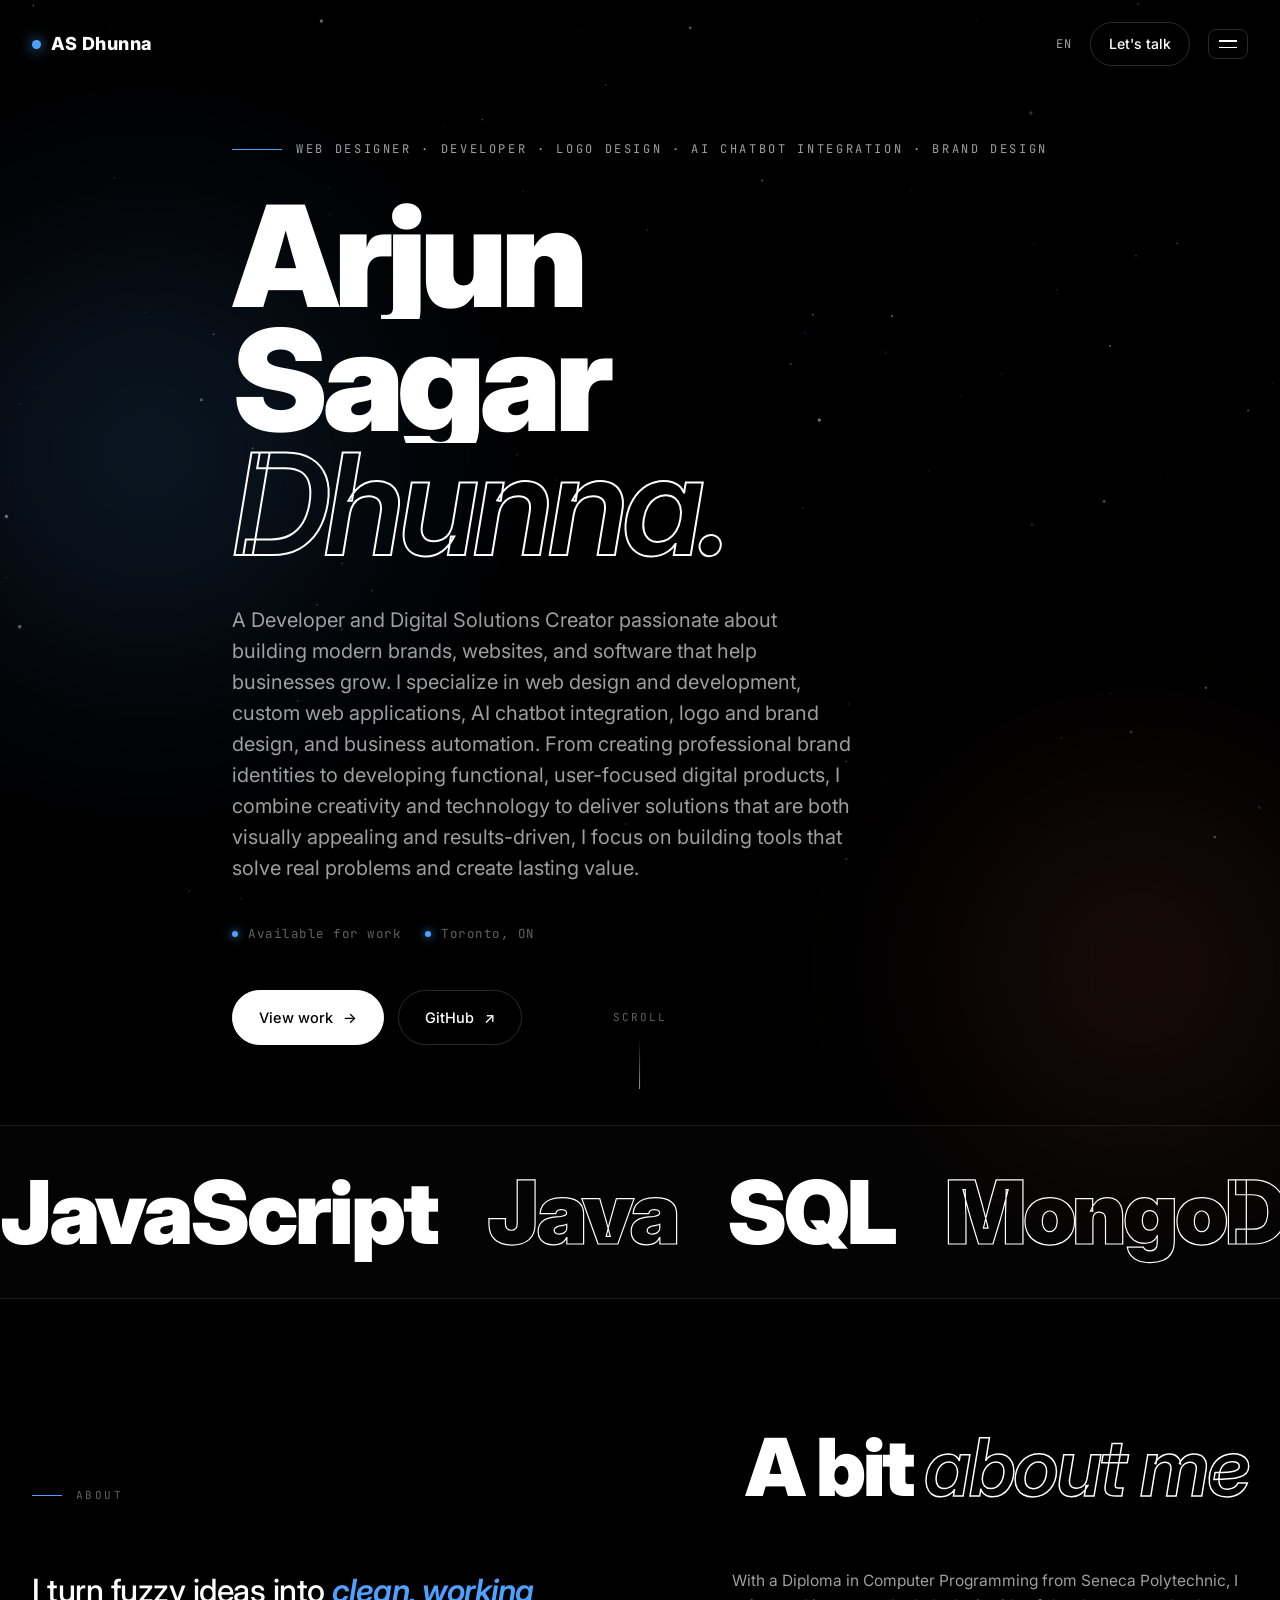
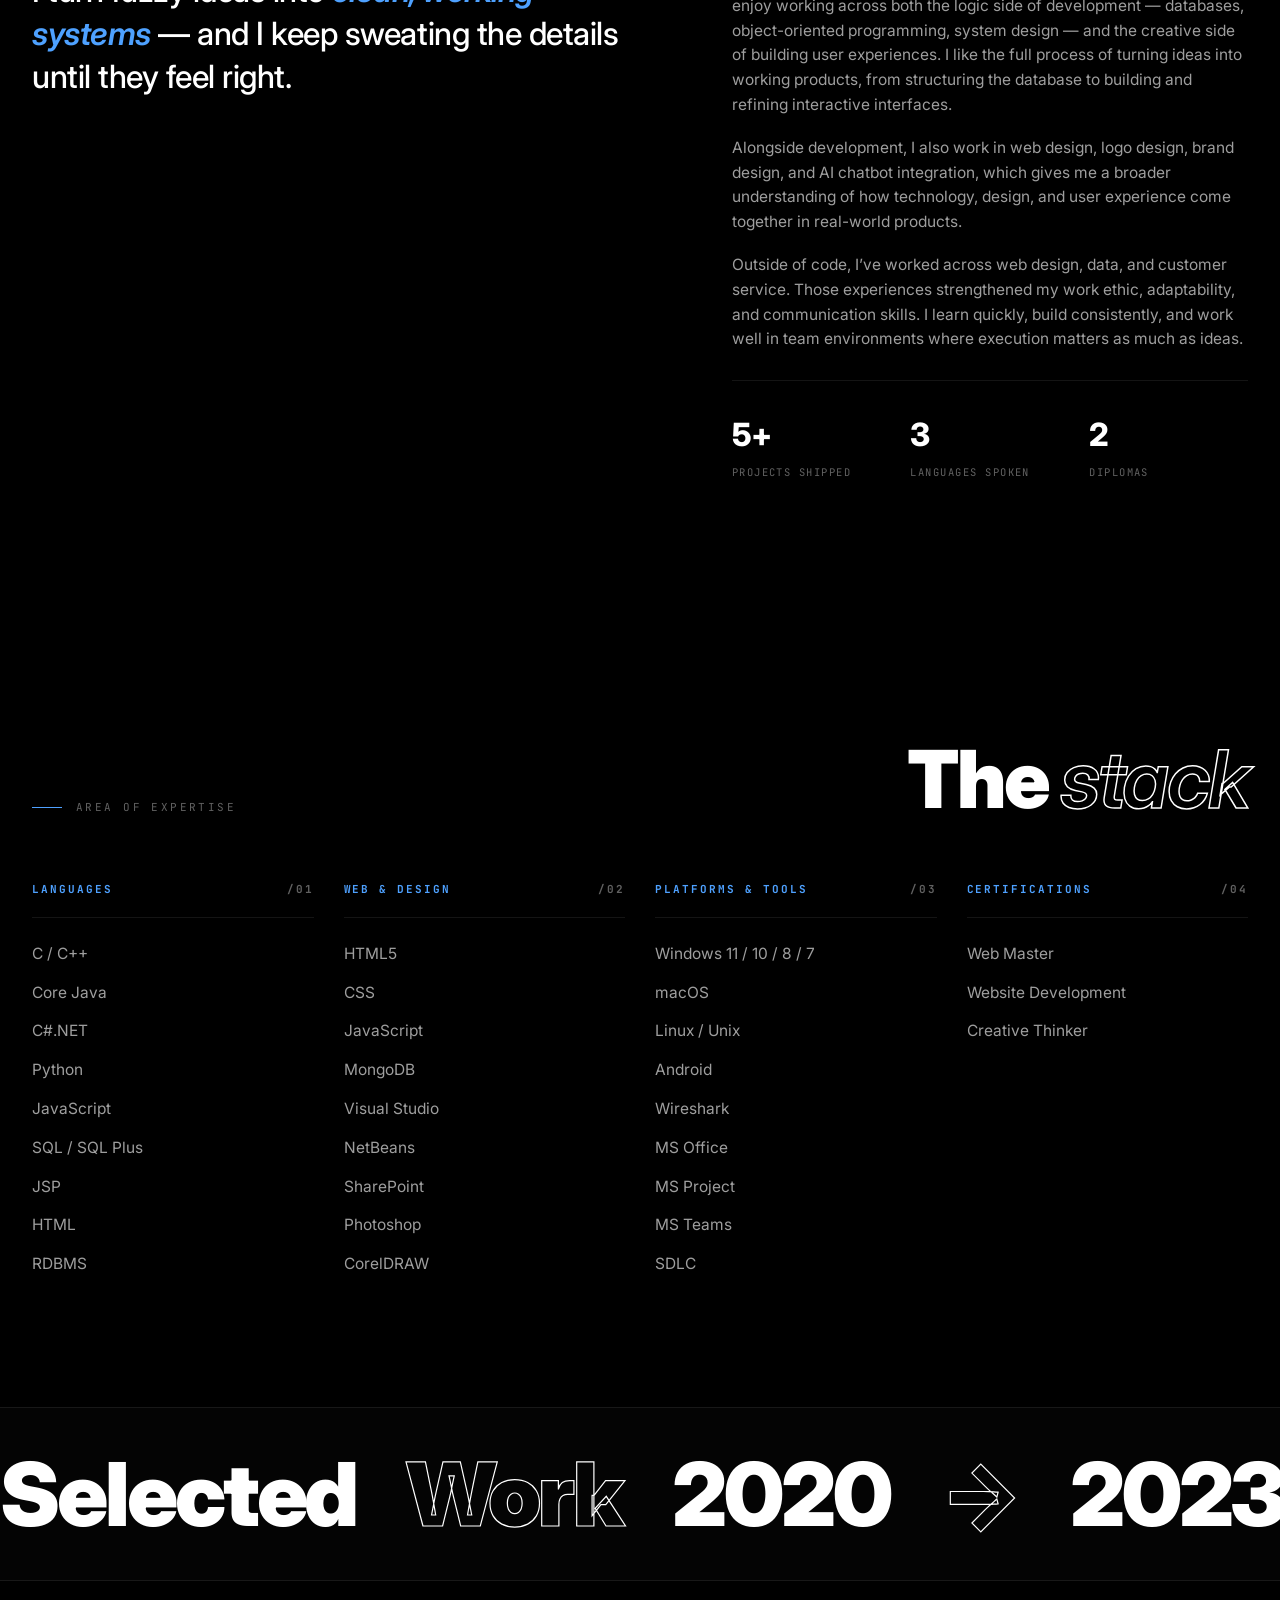
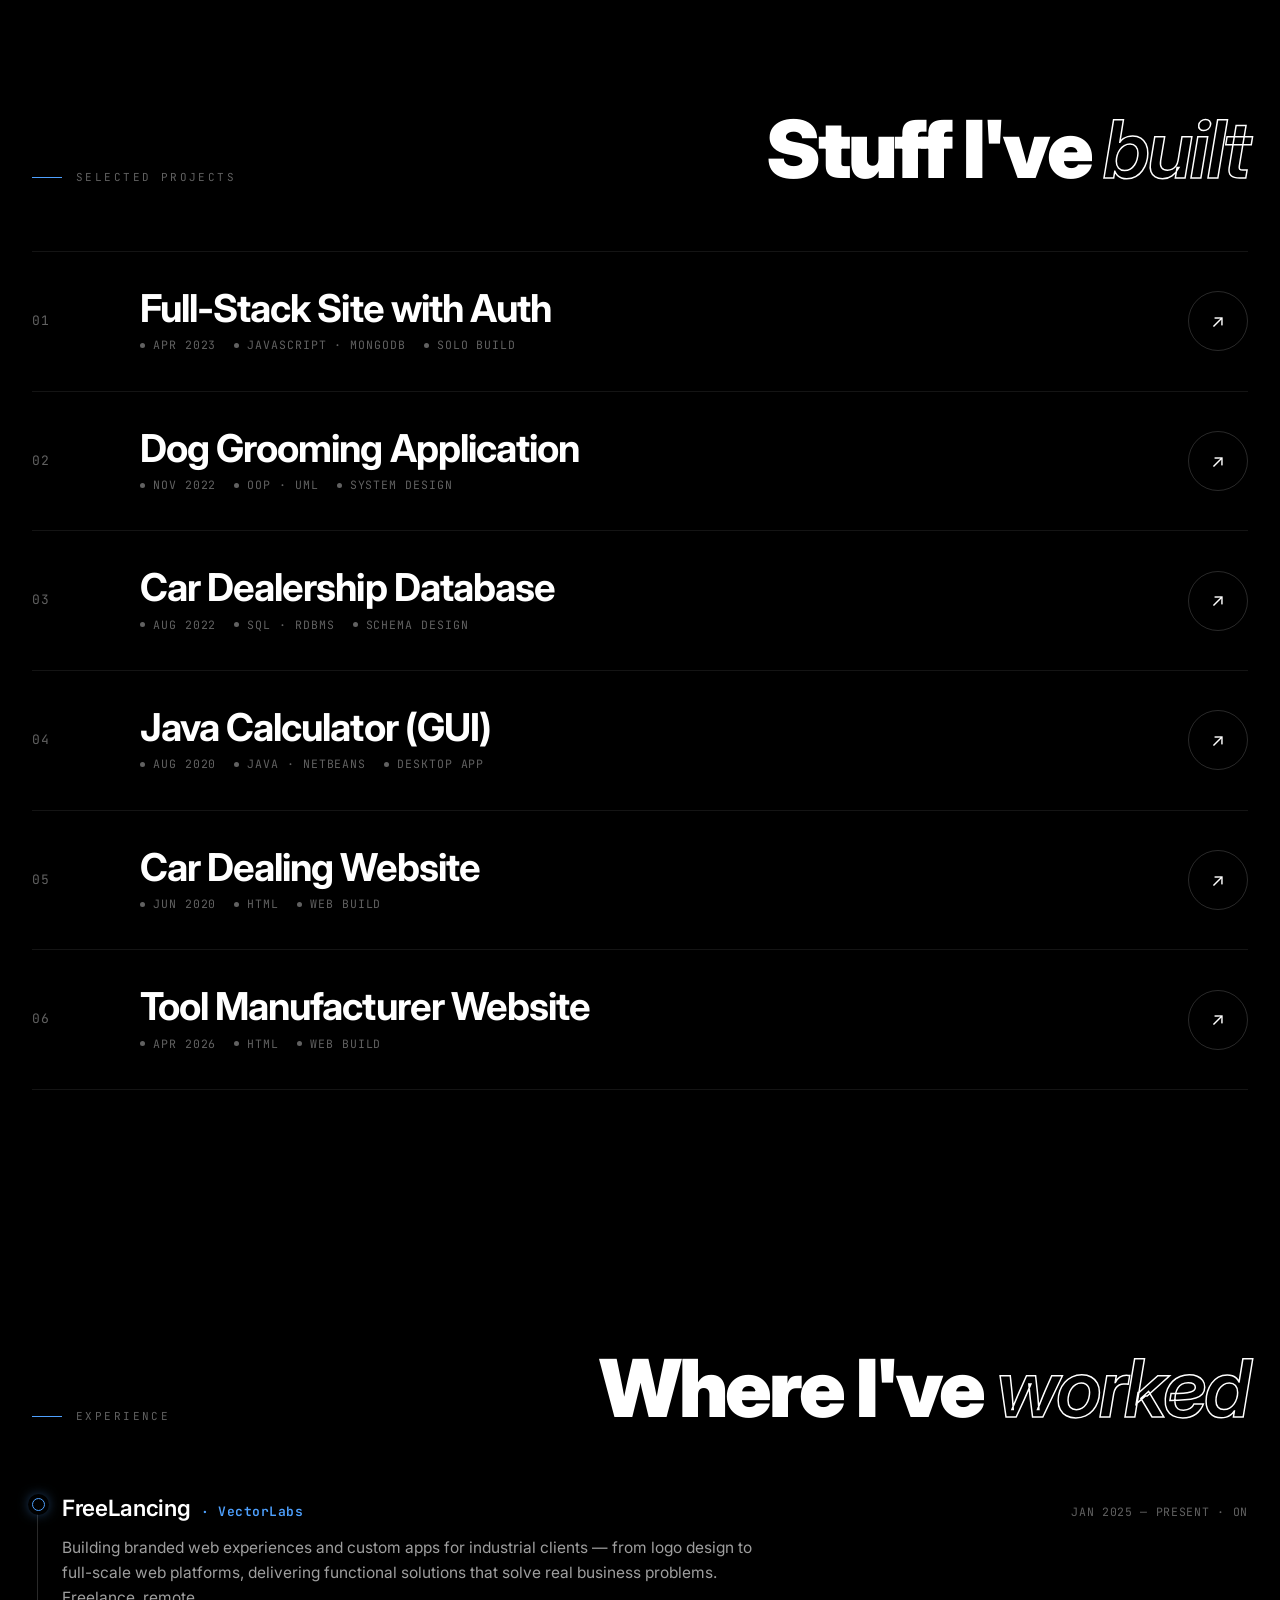
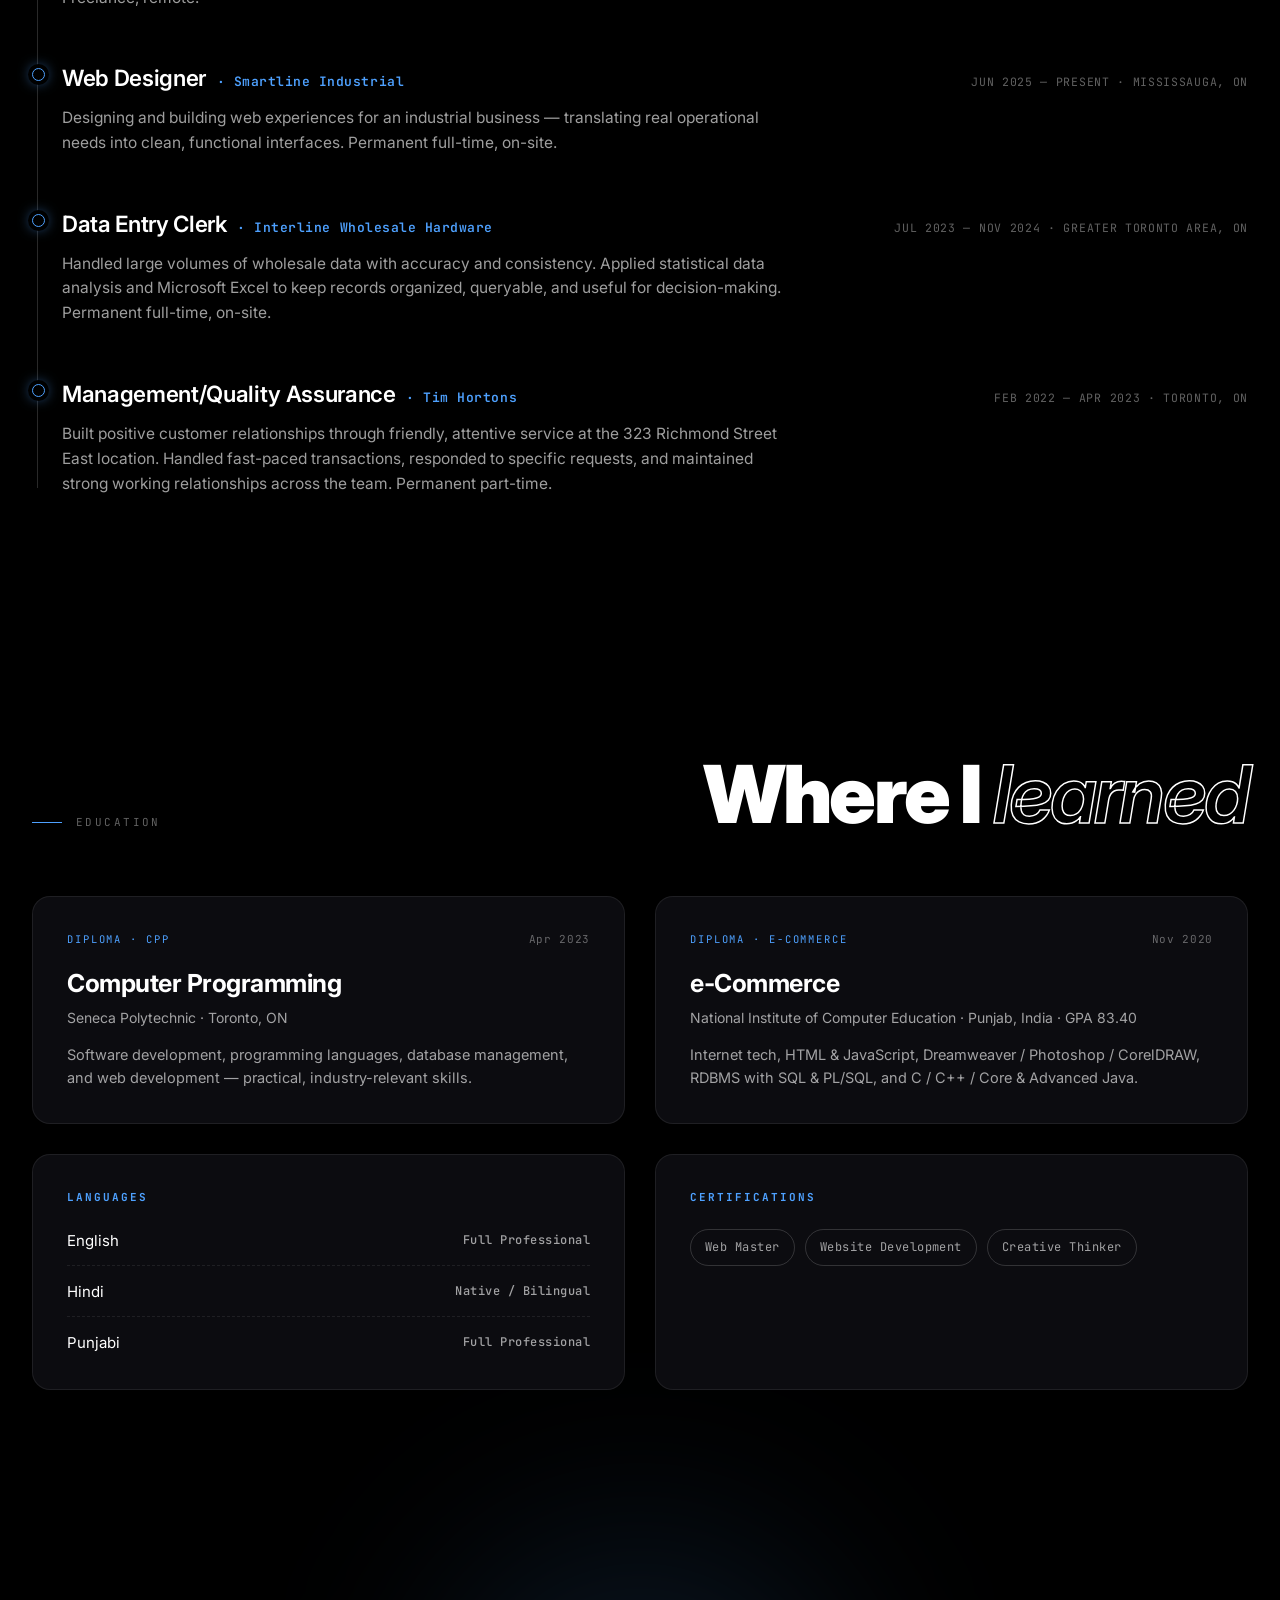
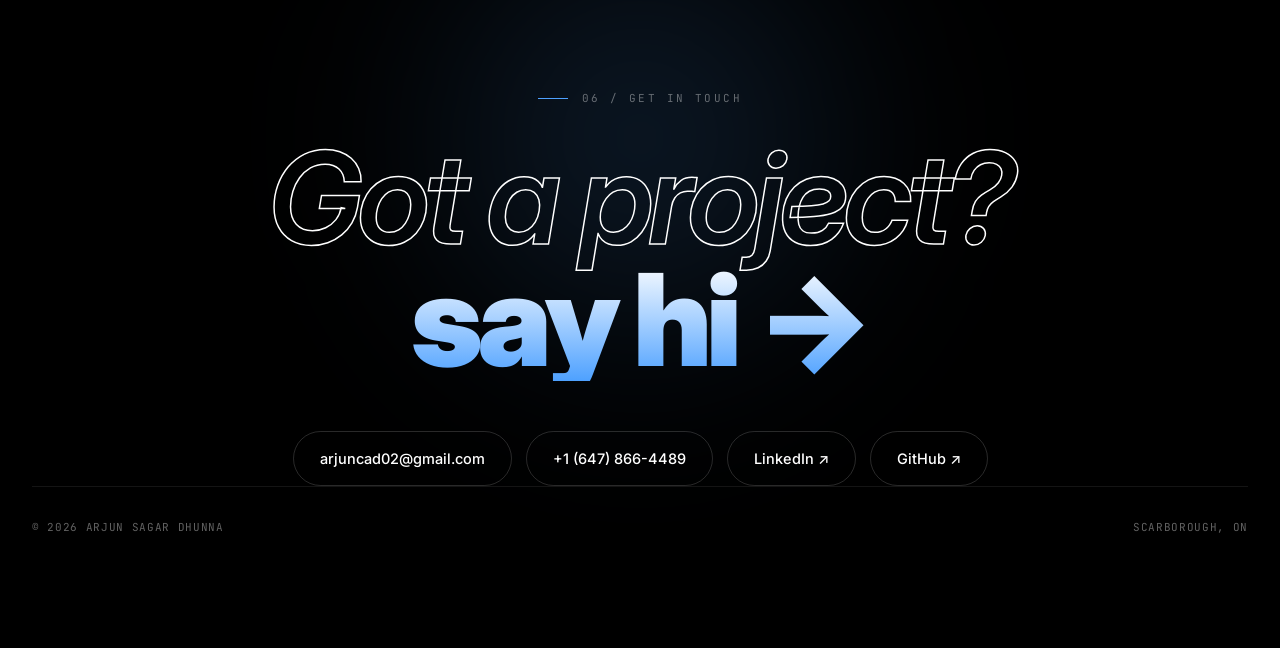
<file: index.html>
<!DOCTYPE html>
<html lang="en">
<head>
<meta charset="UTF-8" />
<meta name="viewport" content="width=device-width, initial-scale=1.0" />
<title>Arjun Sagar Dhunna — Web Designer & Developer</title>
<link rel="preconnect" href="https://fonts.googleapis.com">
<link rel="preconnect" href="https://fonts.gstatic.com" crossorigin>
<link href="https://fonts.googleapis.com/css2?family=Inter:ital,wght@0,400..900;1,400..900&family=JetBrains+Mono:wght@400;500&display=swap" rel="stylesheet">
<link rel="stylesheet" href="styles.css">
</head>
<body>

<nav>
  <a href="#" class="brand"><span class="mark"></span> AS Dhunna</a>
  <div class="right">
    <span class="lang">EN</span>
    <a href="#contact" class="talk">Let's talk</a>
    <span class="menu" aria-label="menu"><i></i><i></i></span>
  </div>
</nav>

<header class="hero">
  <div class="glow g1"></div>
  <div class="glow g2"></div>
  <div class="wrap">
    <div class="eyebrow">Web Designer · Developer · Logo Design · AI Chatbot Integration · Brand Design</div>
    <h1 class="name">
      <span class="row"><span class="w" style="animation-delay:.05s">Arjun</span></span>
      <span class="row"><span class="w" style="animation-delay:.2s">Sagar</span></span>
      <span class="row"><span class="w out" style="animation-delay:.35s">Dhunna.</span></span>
    </h1>
    <p class="hero-tag">
      A Developer and Digital Solutions Creator passionate about building modern brands, websites, and software that help businesses grow. 
      I specialize in web design and development, custom web applications, AI chatbot integration, logo and brand design, and business automation.
      From creating professional brand identities to developing functional, user-focused digital products, I combine creativity and technology to 
      deliver solutions that are both visually appealing and results-driven, I focus on building tools that solve real problems and create lasting value.
    </p>
    <div class="hero-meta">
      <span><i class="dot"></i> Available for work</span>
      <span><i class="dot"></i> Toronto, ON</span>
    </div>
    <div class="hero-cta">
      <a class="btn primary" href="#work">View work <span class="arr">→</span></a>
      <a class="btn ghost" href="https://github.com/arjuncad02" target="_blank" rel="noopener">GitHub <span class="arr">↗</span></a>
    </div>
  </div>
  <div class="scroll-hint">
    <span>SCROLL</span>
    <span class="line"></span>
  </div>
</header>

<!-- MARQUEE: tech stack -->
<div class="marquee">
  <div class="marquee-track">
    <span class="item">JavaScript</span><span class="item out">Java</span>
    <span class="item">SQL</span><span class="item out">MongoDB</span>
    <span class="item">Python</span><span class="item out">C++</span>
    <span class="item">HTML / CSS</span><span class="item out">NetBeans</span>
    <span class="item">Figma</span><span class="item out">Canva</span>
    <!-- duplicate for seamless scroll -->
    <span class="item">JavaScript</span><span class="item out">Java</span>
    <span class="item">SQL</span><span class="item out">MongoDB</span>
    <span class="item">Python</span><span class="item out">C++</span>
    <span class="item">HTML / CSS</span><span class="item out">NetBeans</span>
    <span class="item">Figma</span><span class="item out">Canva</span>
  </div>
</div>

<!-- ABOUT -->
<section id="about">
  <div class="wrap">
    <div class="sec-head reveal">
      <span class="sec-meta">About</span>
      <h2 class="sec-title">A bit <span class="out">about me</span></h2>
    </div>
    <div class="about-grid">
      <p class="about-lead reveal">
        I turn fuzzy ideas into <em>clean, working systems</em> — and I keep sweating the details until they feel right.
      </p>
      <div class="reveal">
        <div class="about-body">
        <p>With a Diploma in Computer Programming from Seneca Polytechnic, I enjoy working across both the logic side of development — databases, object-oriented programming, system design — and the creative side of building user experiences. I like the full process of turning ideas into working products, from structuring the database to building and refining interactive interfaces.</p>
        <p>Alongside development, I also work in web design, logo design, brand design, and AI chatbot integration, which gives me a broader understanding of how technology, design, and user experience come together in real-world products.</p>
        <p>Outside of code, I’ve worked across web design, data, and customer service. Those experiences strengthened my work ethic, adaptability, and communication skills. I learn quickly, build consistently, and work well in team environments where execution matters as much as ideas.</p>
</div>
        <div class="about-stats">
          <div class="stat"><div class="num">5+</div><div class="lbl">Projects shipped</div></div>
          <div class="stat"><div class="num">3</div><div class="lbl">Languages spoken</div></div>
          <div class="stat"><div class="num">2</div><div class="lbl">Diplomas</div></div>
        </div>
      </div>
    </div>
  </div>
</section>

<!-- SKILLS -->
<section id="skills">
  <div class="wrap">
    <div class="sec-head reveal">
      <span class="sec-meta">Area of expertise</span>
      <h2 class="sec-title">The <span class="out">stack</span></h2>
    </div>
    <div class="skills-grid">
      <div class="skill-col reveal">
        <h4>Languages <span class="idx">/01</span></h4>
        <ul>
          <li>C / C++</li><li>Core Java</li><li>C#.NET</li>
          <li>Python</li><li>JavaScript</li><li>SQL / SQL Plus</li>
          <li>JSP</li><li>HTML</li><li>RDBMS</li>
        </ul>
      </div>
      <div class="skill-col reveal">
        <h4>Web &amp; Design <span class="idx">/02</span></h4>
        <ul>
          <li>HTML5</li><li>CSS</li><li>JavaScript</li>
          <li>MongoDB</li><li>Visual Studio</li><li>NetBeans</li>
          <li>SharePoint</li><li>Photoshop</li><li>CorelDRAW</li>
        </ul>
      </div>
      <div class="skill-col reveal">
        <h4>Platforms &amp; Tools <span class="idx">/03</span></h4>
        <ul>
          <li>Windows 11 / 10 / 8 / 7</li><li>macOS</li><li>Linux / Unix</li>
          <li>Android</li><li>Wireshark</li><li>MS Office</li>
          <li>MS Project</li><li>MS Teams</li><li>SDLC</li>
        </ul>
      </div>
      <div class="skill-col reveal">
        <h4>Certifications <span class="idx">/04</span></h4>
        <ul>
          <li>Web Master</li>
          <li>Website Development</li>
          <li>Creative Thinker</li>
        </ul>
      </div>
    </div>
  </div>
</section>

<!-- MARQUEE 2: vibe -->
<div class="marquee">
  <div class="marquee-track">
    <span class="item">Selected</span><span class="item out">Work</span>
    <span class="item">2020</span><span class="item out">→</span>
    <span class="item">2023</span><span class="item out">Selected</span>
    <span class="item">Work</span><span class="item out">2020</span>
    <span class="item">→</span><span class="item out">2023</span>
  </div>
</div>

<!-- PROJECTS -->
<section id="work">
  <div class="wrap">
    <div class="sec-head reveal">
      <span class="sec-meta">Selected projects</span>
      <h2 class="sec-title">Stuff I've <span class="out">built</span></h2>
    </div>
    <div class="projects-list">

      <a class="project-row reveal" href="projects/fullstack-auth.html">
        <span class="num">01</span>
        <div class="title-wrap">
          <span class="title">Full-Stack Site with Auth</span>
          <span class="meta">
            <span>Apr 2023</span><span>JavaScript · MongoDB</span><span>Solo build</span>
          </span>
        </div>
        <span class="arr-box">↗</span>
      </a>

      <a class="project-row reveal" href="projects/dog-grooming.html">
        <span class="num">02</span>
        <div class="title-wrap">
          <span class="title">Dog Grooming Application</span>
          <span class="meta">
            <span>Nov 2022</span><span>OOP · UML</span><span>System design</span>
          </span>
        </div>
        <span class="arr-box">↗</span>
      </a>

      <a class="project-row reveal" href="projects/car-dealership-db.html">
        <span class="num">03</span>
        <div class="title-wrap">
          <span class="title">Car Dealership Database</span>
          <span class="meta">
            <span>Aug 2022</span><span>SQL · RDBMS</span><span>Schema design</span>
          </span>
        </div>
        <span class="arr-box">↗</span>
      </a>

      <a class="project-row reveal" href="projects/java-calculator.html">
        <span class="num">04</span>
        <div class="title-wrap">
          <span class="title">Java Calculator (GUI)</span>
          <span class="meta">
            <span>Aug 2020</span><span>Java · NetBeans</span><span>Desktop app</span>
          </span>
        </div>
        <span class="arr-box">↗</span>
      </a>

      <a class="project-row reveal" href="projects/car-dealing-website.html">
        <span class="num">05</span>
        <div class="title-wrap">
          <span class="title">Car Dealing Website</span>
          <span class="meta">
            <span>Jun 2020</span><span>HTML</span><span>Web build</span>
          </span>
        </div>
        <span class="arr-box">↗</span>
      </a>

      <a class="project-row reveal" href="projects/smartline.html">
        <span class="num">06</span>
        <div class="title-wrap">
          <span class="title">Tool Manufacturer Website</span>
          <span class="meta">
            <span>Apr 2026</span><span>HTML</span><span>Web build</span>
          </span>
        </div>
        <span class="arr-box">↗</span>
      </a>

    </div>
  </div>
</section>

<!-- EXPERIENCE -->
<section id="experience">
  <div class="wrap">
    <div class="sec-head reveal">
      <span class="sec-meta">Experience</span>
      <h2 class="sec-title">Where I've <span class="out">worked</span></h2>
    </div>
   
    <div class="timeline reveal">
      <div class="tl-item">
        <div class="tl-top">
          <span class="tl-role">FreeLancing <span class="tl-org">· VectorLabs</span></span>
          <span class="tl-date">Jan 2025 — Present · ON</span>
        </div>
        <p class="tl-desc">Building branded web experiences and custom apps for industrial clients — from logo design to full-scale web platforms, delivering functional solutions that solve real business problems. Freelance, remote.</p>
      </div>
    
      <div class="tl-item">
        <div class="tl-top">
          <span class="tl-role">Web Designer <span class="tl-org">· Smartline Industrial</span></span>
          <span class="tl-date">Jun 2025 — Present · Mississauga, ON</span>
        </div>
        <p class="tl-desc">Designing and building web experiences for an industrial business — translating real operational needs into clean, functional interfaces. Permanent full-time, on-site.</p>
      </div>
      
      <div class="tl-item">
        <div class="tl-top">
          <span class="tl-role">Data Entry Clerk <span class="tl-org">· Interline Wholesale Hardware</span></span>
          <span class="tl-date">Jul 2023 — Nov 2024 · Greater Toronto Area, ON</span>
        </div>
        <p class="tl-desc">Handled large volumes of wholesale data with accuracy and consistency. Applied statistical data analysis and Microsoft Excel to keep records organized, queryable, and useful for decision-making. Permanent full-time, on-site.</p>
      </div>
      
      <div class="tl-item">
        <div class="tl-top">
          <span class="tl-role">Management/Quality Assurance <span class="tl-org">· Tim Hortons</span></span>
          <span class="tl-date">Feb 2022 — Apr 2023 · Toronto, ON</span>
        </div>
        <p class="tl-desc">Built positive customer relationships through friendly, attentive service at the 323 Richmond Street East location. Handled fast-paced transactions, responded to specific requests, and maintained strong working relationships across the team. Permanent part-time.</p>
      </div>
    </div>
  </div>
</section>

<!-- EDUCATION -->
<section id="education">
  <div class="wrap">
    <div class="sec-head reveal">
      <span class="sec-meta">Education</span>
      <h2 class="sec-title">Where I <span class="out">learned</span></h2>
    </div>
    <div class="two-col">
      <div class="card reveal">
        <div class="top">
          <span class="lbl">Diploma · CPP</span>
          <span class="yr">Apr 2023</span>
        </div>
        <h3>Computer Programming</h3>
        <div class="where">Seneca Polytechnic · Toronto, ON</div>
        <p>Software development, programming languages, database management, and web development — practical, industry-relevant skills.</p>
      </div>
      <div class="card reveal">
        <div class="top">
          <span class="lbl">Diploma · e-Commerce</span>
          <span class="yr">Nov 2020</span>
        </div>
        <h3>e-Commerce</h3>
        <div class="where">National Institute of Computer Education · Punjab, India · GPA 83.40</div>
        <p>Internet tech, HTML &amp; JavaScript, Dreamweaver / Photoshop / CorelDRAW, RDBMS with SQL &amp; PL/SQL, and C / C++ / Core &amp; Advanced Java.</p>
      </div>
    </div>

    <!-- Languages + Certs row -->
    <div class="lang-cert">
      <div class="card reveal">
        <h4>Languages</h4>
        <div class="lang-list">
          <div class="lang"><span>English</span><b>Full Professional</b></div>
          <div class="lang"><span>Hindi</span><b>Native / Bilingual</b></div>
          <div class="lang"><span>Punjabi</span><b>Full Professional</b></div>
        </div>
      </div>
      <div class="card reveal">
        <h4>Certifications</h4>
        <div class="cert-list">
          <span class="cert">Web Master</span>
          <span class="cert">Website Development</span>
          <span class="cert">Creative Thinker</span>
        </div>
      </div>
    </div>
  </div>
</section>

<!-- CONTACT -->
<section id="contact" class="contact-section">
  <div class="glow"></div>
  <div class="wrap reveal">
    <span class="sec-meta" style="justify-content:center;display:inline-flex;margin-bottom:30px">06 / Get in touch</span>
    <h2 class="big-cta">
      <span class="out">Got a project?</span><br>
      <a class="mail" href="mailto:arjuncad02@gmail.com">say hi →</a>
    </h2>
    <div class="contact-links">
      <a class="btn ghost" href="mailto:arjuncad02@gmail.com">arjuncad02@gmail.com</a>
      <a class="btn ghost" href="tel:+16478664489">+1 (647) 866-4489</a>
      <a class="btn ghost" href="https://www.linkedin.com/in/asdhunna" target="_blank" rel="noopener">LinkedIn ↗</a>
      <a class="btn ghost" href="https://github.com/arjuncad02" target="_blank" rel="noopener">GitHub ↗</a>
    </div>
  </div>
  <div class="wrap">
    <footer>
      <span>© 2026 Arjun Sagar Dhunna</span>
      <span>Scarborough, ON</span>
    </footer>
  </div>
</section>

<!-- mobile menu drawer -->
<div class="mobile-drawer" id="drawer">
  <button class="close" aria-label="close">✕</button>
  <ul>
    <li><a href="#about">About</a></li>
    <li><a href="#skills">Skills</a></li>
    <li><a href="#work">Work</a></li>
    <li><a href="#experience">Experience</a></li>
    <li><a href="#education">Education</a></li>
    <li><a href="#contact">Contact</a></li>
  </ul>
  <div class="meta">arjuncad02@gmail.com · +1 (647) 866-4489</div>
</div>

<script src="main.js"></script>
</body>
</html>
</file>
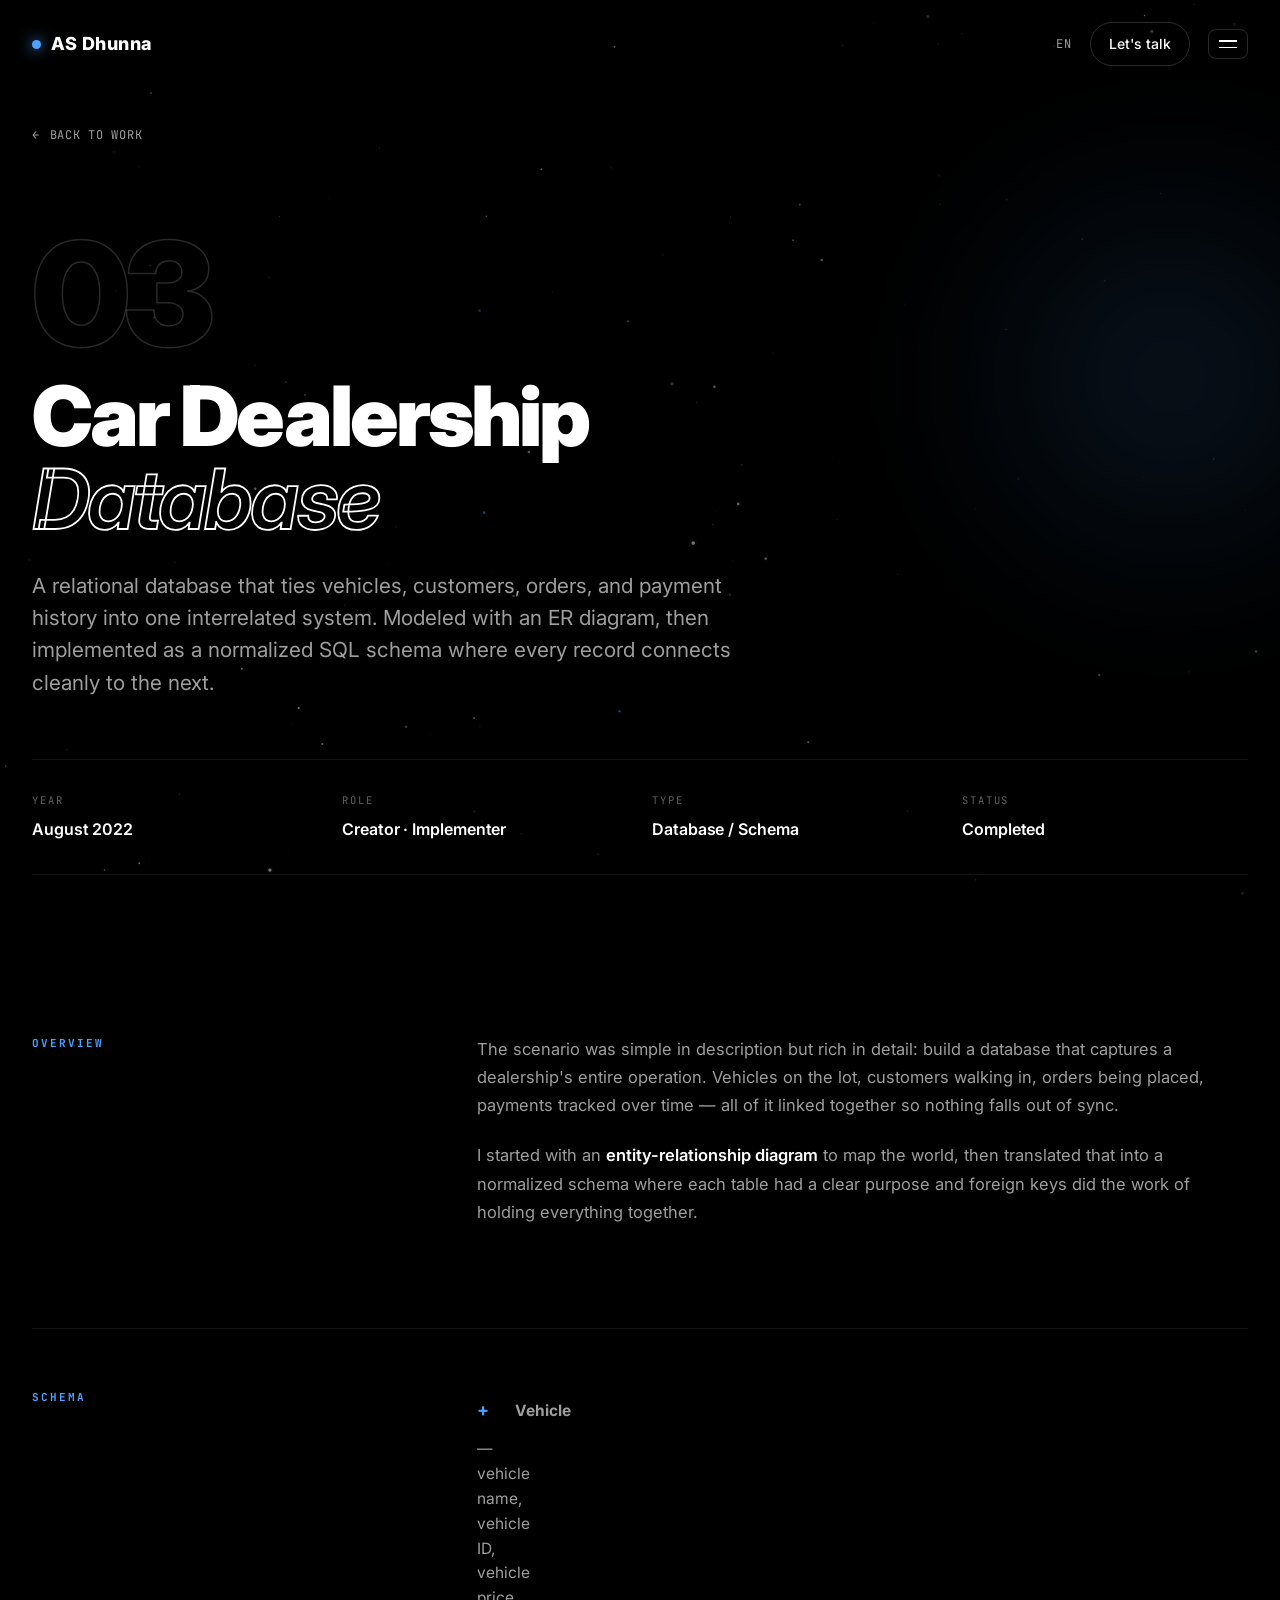
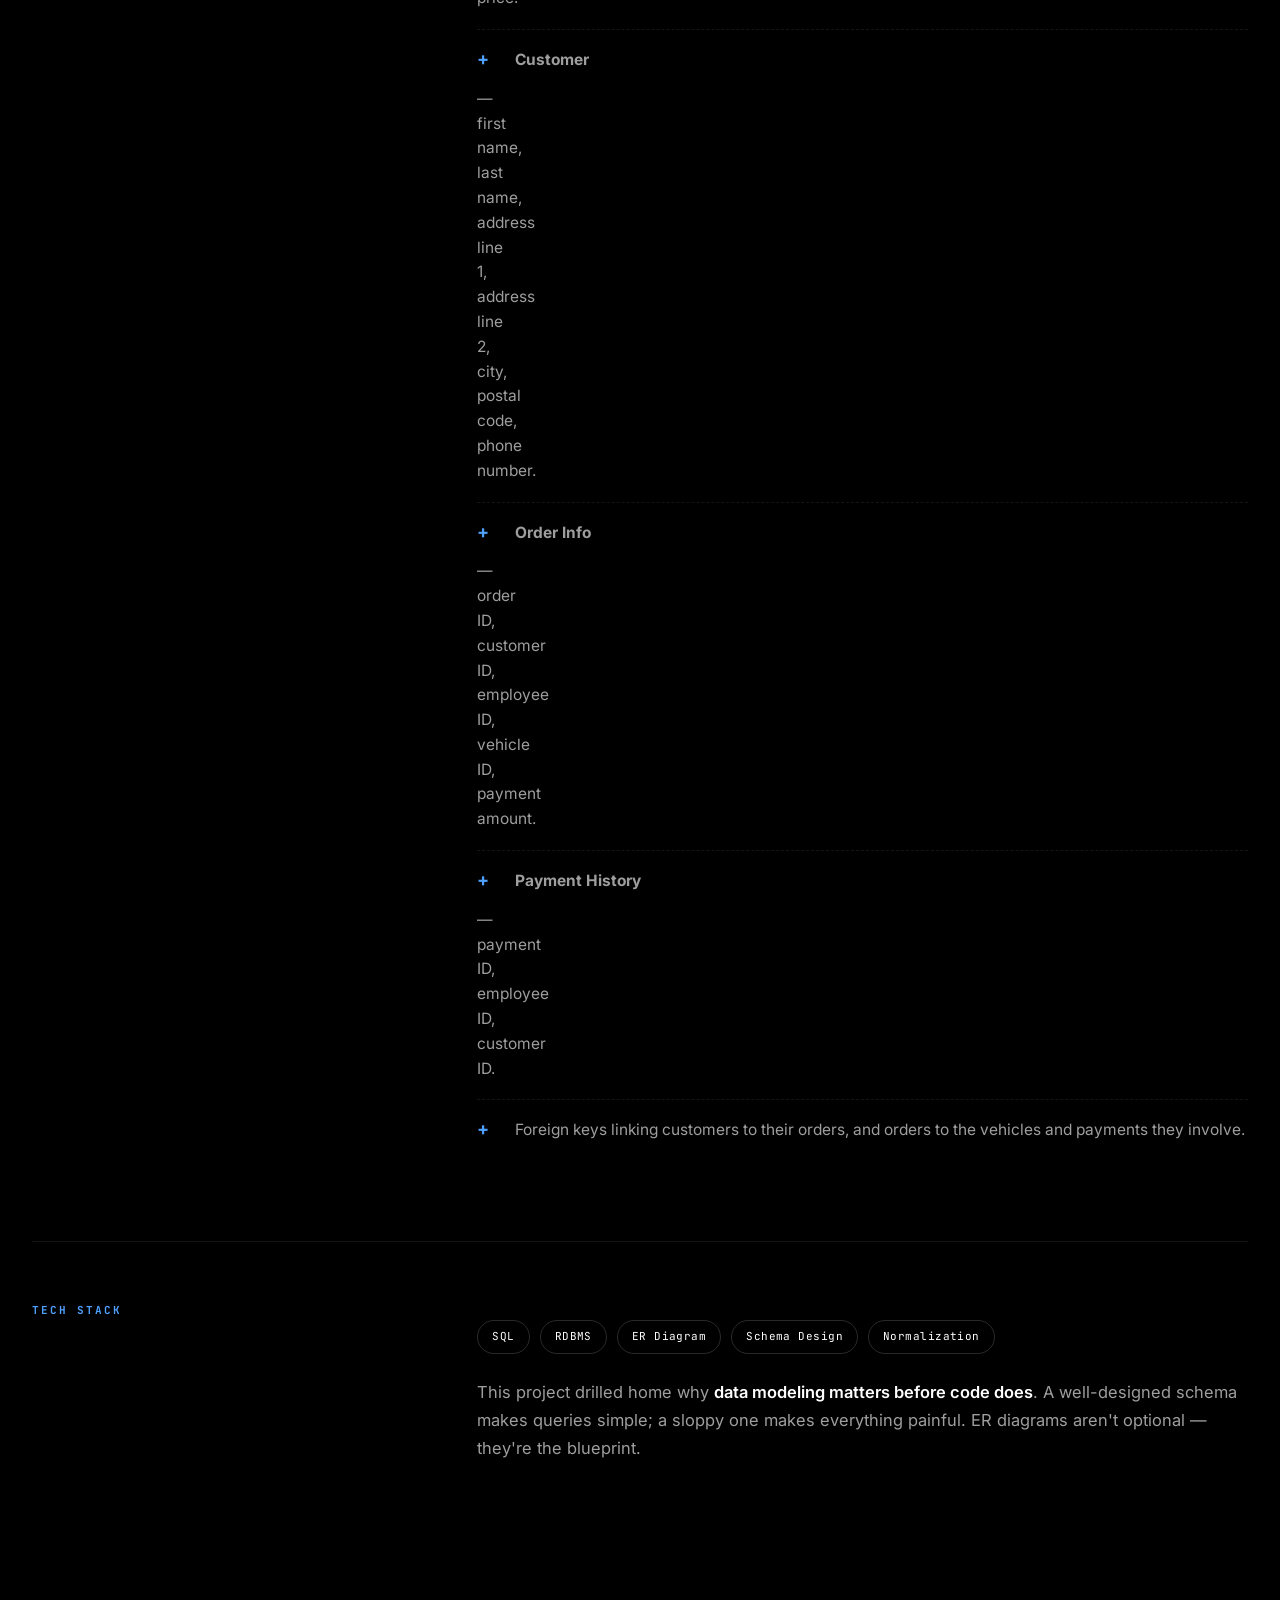
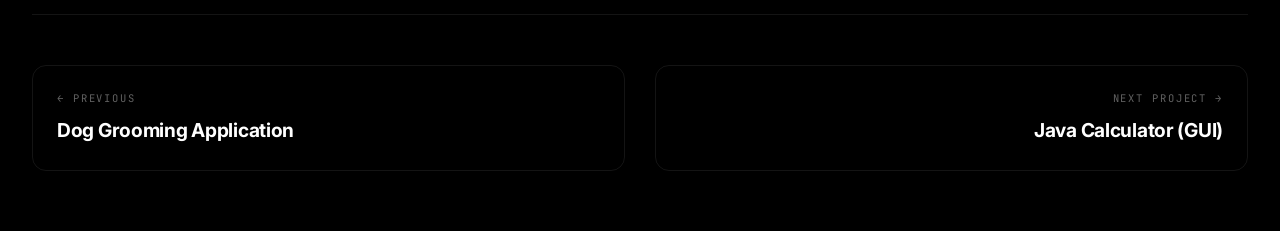
<file: projects/car-dealership-db.html>
<!DOCTYPE html>
<html lang="en">
<head>
<meta charset="UTF-8" />
<meta name="viewport" content="width=device-width, initial-scale=1.0" />
<title>Car Dealership Database — Arjun Sagar Dhunna</title>
<link rel="preconnect" href="https://fonts.googleapis.com">
<link rel="preconnect" href="https://fonts.gstatic.com" crossorigin>
<link href="https://fonts.googleapis.com/css2?family=Inter:ital,wght@0,400..900;1,400..900&family=JetBrains+Mono:wght@400;500&display=swap" rel="stylesheet">
<link rel="stylesheet" href="../styles.css">
</head>
<body>

<nav>
  <a href="../index.html" class="brand"><span class="mark"></span> AS Dhunna</a>
  <div class="right">
    <span class="lang">EN</span>
    <a href="../index.html#contact" class="talk">Let's talk</a>
    <span class="menu"><i></i><i></i></span>
  </div>
</nav>

<main class="project-page">
  <div class="wrap">
    <a href="../index.html#work" class="back-link"><span class="arr">←</span> Back to work</a>

    <div class="project-hero">
      <div class="glow"></div>
      <span class="num-big">03</span>
      <h1>Car Dealership<br><span class="out">Database</span></h1>
      <p class="lead">A relational database that ties vehicles, customers, orders, and payment history into one interrelated system. Modeled with an ER diagram, then implemented as a normalized SQL schema where every record connects cleanly to the next.</p>

      <div class="project-meta">
        <div class="item"><div class="lbl">Year</div><div class="val">August 2022</div></div>
        <div class="item"><div class="lbl">Role</div><div class="val">Creator · Implementer</div></div>
        <div class="item"><div class="lbl">Type</div><div class="val">Database / Schema</div></div>
        <div class="item"><div class="lbl">Status</div><div class="val">Completed</div></div>
      </div>
    </div>

    <div class="project-content">
      <h2>Overview</h2>
      <div class="body">
        <p>The scenario was simple in description but rich in detail: build a database that captures a dealership's entire operation. Vehicles on the lot, customers walking in, orders being placed, payments tracked over time — all of it linked together so nothing falls out of sync.</p>
        <p>I started with an <b>entity-relationship diagram</b> to map the world, then translated that into a normalized schema where each table had a clear purpose and foreign keys did the work of holding everything together.</p>
      </div>
    </div>

    <div class="project-content" style="border-top:1px solid var(--line);padding-top:60px">
      <h2>Schema</h2>
      <div class="body">
        <ul class="feature-list">
          <li><b>Vehicle</b> — vehicle name, vehicle ID, vehicle price.</li>
          <li><b>Customer</b> — first name, last name, address line 1, address line 2, city, postal code, phone number.</li>
          <li><b>Order Info</b> — order ID, customer ID, employee ID, vehicle ID, payment amount.</li>
          <li><b>Payment History</b> — payment ID, employee ID, customer ID.</li>
          <li>Foreign keys linking customers to their orders, and orders to the vehicles and payments they involve.</li>
        </ul>
      </div>
    </div>

    <div class="project-content" style="border-top:1px solid var(--line);padding-top:60px">
      <h2>Tech Stack</h2>
      <div class="body">
        <div class="tags-row">
          <span class="tag-pill">SQL</span>
          <span class="tag-pill">RDBMS</span>
          <span class="tag-pill">ER Diagram</span>
          <span class="tag-pill">Schema Design</span>
          <span class="tag-pill">Normalization</span>
        </div>
        <p style="margin-top:24px">This project drilled home why <b>data modeling matters before code does</b>. A well-designed schema makes queries simple; a sloppy one makes everything painful. ER diagrams aren't optional — they're the blueprint.</p>
      </div>
    </div>

    <div class="project-nav">
      <a href="dog-grooming.html" class="prev">
        <span class="nav-lbl">← Previous</span>
        <span class="nav-title">Dog Grooming Application</span>
      </a>
      <a href="java-calculator.html" class="next">
        <span class="nav-lbl">Next project →</span>
        <span class="nav-title">Java Calculator (GUI)</span>
      </a>
    </div>
  </div>
</main>

<!-- mobile menu drawer -->
<div class="mobile-drawer" id="drawer">
  <button class="close" aria-label="close">✕</button>
  <ul>
    <li><a href="../index.html#about">About</a></li>
    <li><a href="../index.html#skills">Skills</a></li>
    <li><a href="../index.html#work">Work</a></li>
    <li><a href="../index.html#experience">Experience</a></li>
    <li><a href="../index.html#education">Education</a></li>
    <li><a href="../index.html#contact">Contact</a></li>
  </ul>
  <div class="meta">arjuncad02@gmail.com · +1 (647) 866-4489</div>
</div>

<script src="../main.js"></script>
</body>
</html>
</file>
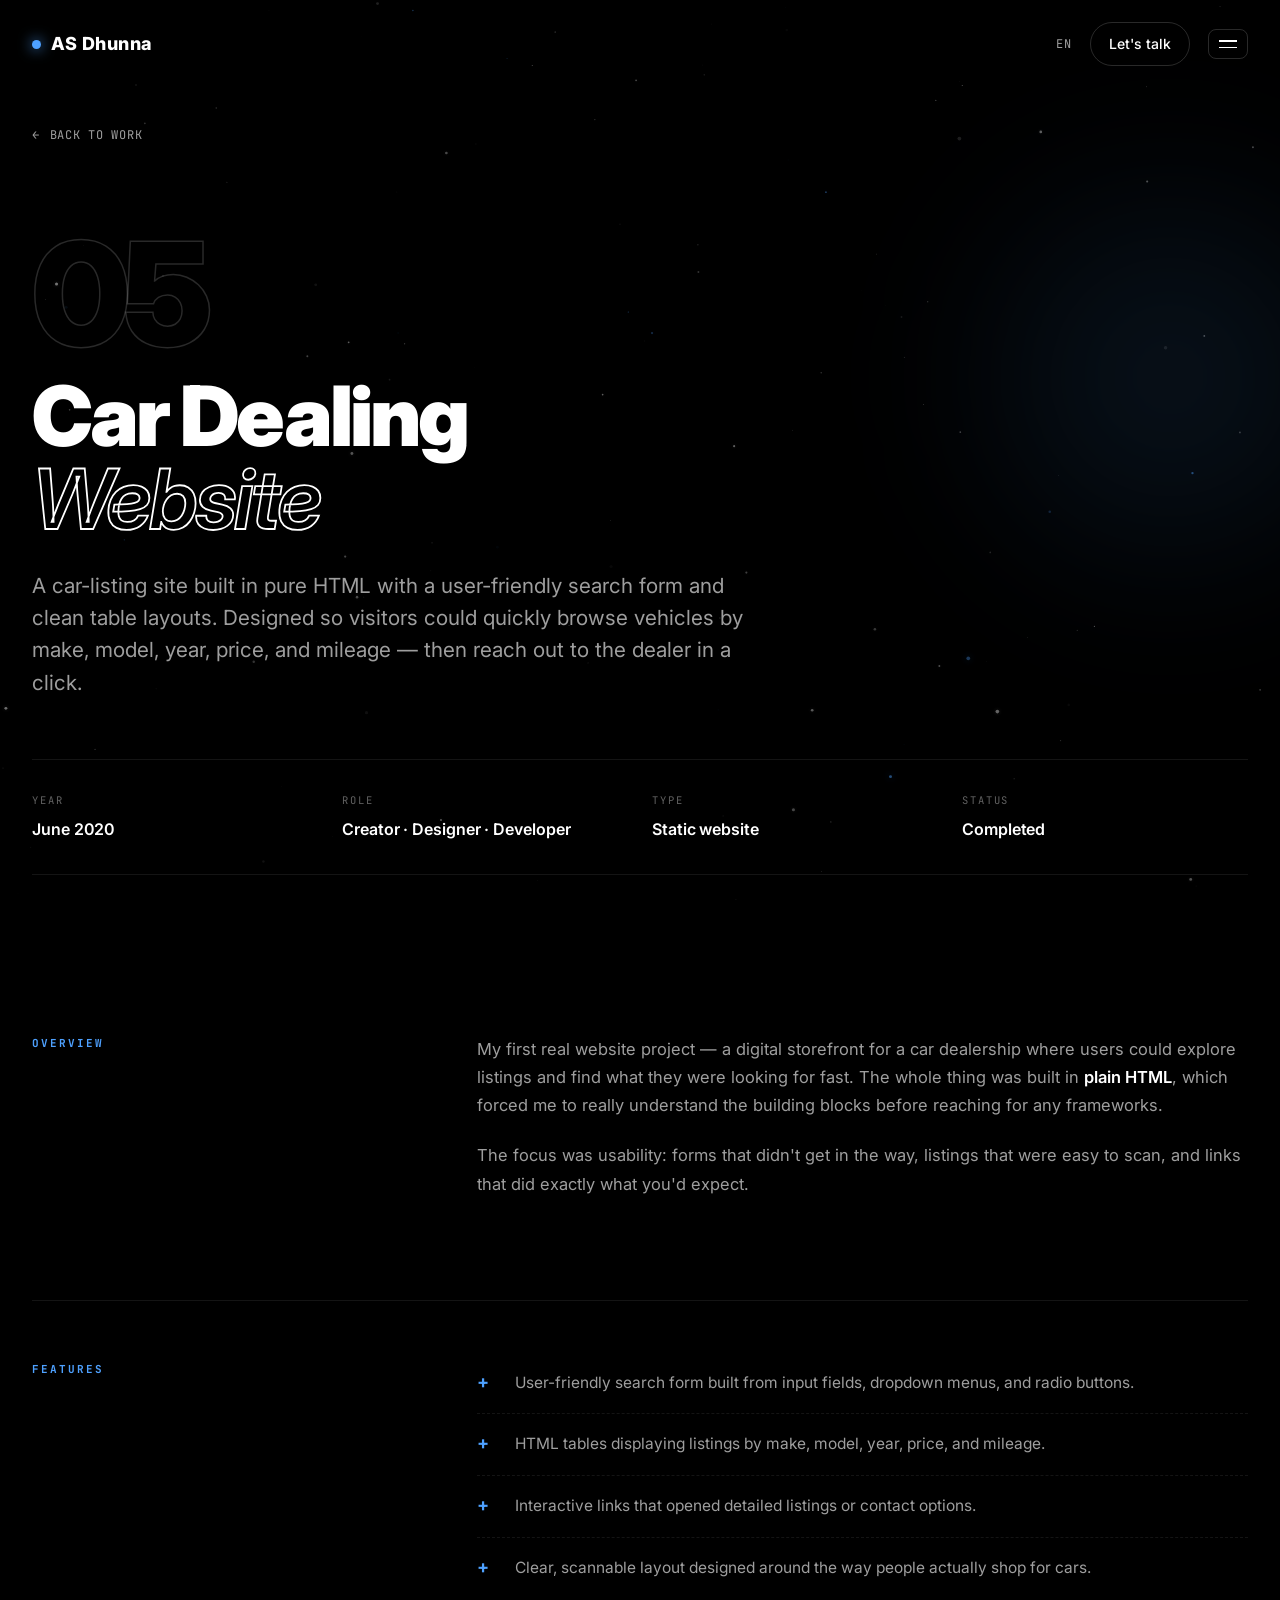
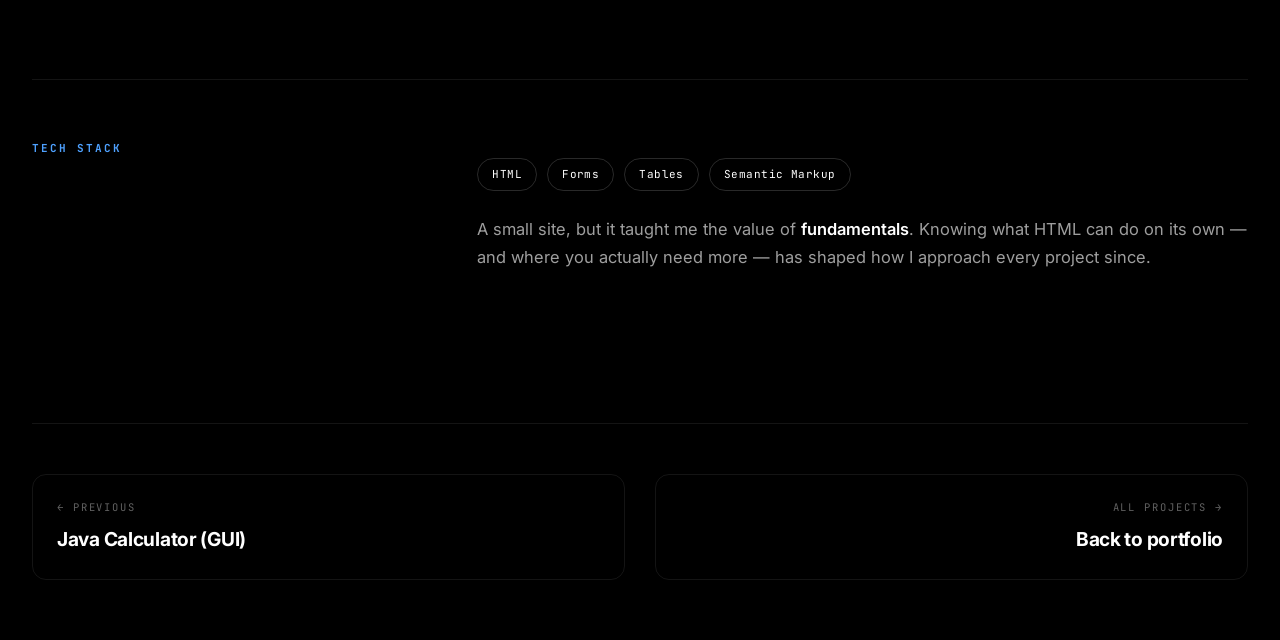
<file: projects/car-dealing-website.html>
<!DOCTYPE html>
<html lang="en">
<head>
<meta charset="UTF-8" />
<meta name="viewport" content="width=device-width, initial-scale=1.0" />
<title>Car Dealing Website — Arjun Sagar Dhunna</title>
<link rel="preconnect" href="https://fonts.googleapis.com">
<link rel="preconnect" href="https://fonts.gstatic.com" crossorigin>
<link href="https://fonts.googleapis.com/css2?family=Inter:ital,wght@0,400..900;1,400..900&family=JetBrains+Mono:wght@400;500&display=swap" rel="stylesheet">
<link rel="stylesheet" href="../styles.css">
</head>
<body>

<nav>
  <a href="../index.html" class="brand"><span class="mark"></span> AS Dhunna</a>
  <div class="right">
    <span class="lang">EN</span>
    <a href="../index.html#contact" class="talk">Let's talk</a>
    <span class="menu"><i></i><i></i></span>
  </div>
</nav>

<main class="project-page">
  <div class="wrap">
    <a href="../index.html#work" class="back-link"><span class="arr">←</span> Back to work</a>

    <div class="project-hero">
      <div class="glow"></div>
      <span class="num-big">05</span>
      <h1>Car Dealing<br><span class="out">Website</span></h1>
      <p class="lead">A car-listing site built in pure HTML with a user-friendly search form and clean table layouts. Designed so visitors could quickly browse vehicles by make, model, year, price, and mileage — then reach out to the dealer in a click.</p>

      <div class="project-meta">
        <div class="item"><div class="lbl">Year</div><div class="val">June 2020</div></div>
        <div class="item"><div class="lbl">Role</div><div class="val">Creator · Designer · Developer</div></div>
        <div class="item"><div class="lbl">Type</div><div class="val">Static website</div></div>
        <div class="item"><div class="lbl">Status</div><div class="val">Completed</div></div>
      </div>
    </div>

    <div class="project-content">
      <h2>Overview</h2>
      <div class="body">
        <p>My first real website project — a digital storefront for a car dealership where users could explore listings and find what they were looking for fast. The whole thing was built in <b>plain HTML</b>, which forced me to really understand the building blocks before reaching for any frameworks.</p>
        <p>The focus was usability: forms that didn't get in the way, listings that were easy to scan, and links that did exactly what you'd expect.</p>
      </div>
    </div>

    <div class="project-content" style="border-top:1px solid var(--line);padding-top:60px">
      <h2>Features</h2>
      <div class="body">
        <ul class="feature-list">
          <li>User-friendly search form built from input fields, dropdown menus, and radio buttons.</li>
          <li>HTML tables displaying listings by make, model, year, price, and mileage.</li>
          <li>Interactive links that opened detailed listings or contact options.</li>
          <li>Clear, scannable layout designed around the way people actually shop for cars.</li>
        </ul>
      </div>
    </div>

    <div class="project-content" style="border-top:1px solid var(--line);padding-top:60px">
      <h2>Tech Stack</h2>
      <div class="body">
        <div class="tags-row">
          <span class="tag-pill">HTML</span>
          <span class="tag-pill">Forms</span>
          <span class="tag-pill">Tables</span>
          <span class="tag-pill">Semantic Markup</span>
        </div>
        <p style="margin-top:24px">A small site, but it taught me the value of <b>fundamentals</b>. Knowing what HTML can do on its own — and where you actually need more — has shaped how I approach every project since.</p>
      </div>
    </div>

    <div class="project-nav">
      <a href="java-calculator.html" class="prev">
        <span class="nav-lbl">← Previous</span>
        <span class="nav-title">Java Calculator (GUI)</span>
      </a>
      <a href="../index.html#work" class="next">
        <span class="nav-lbl">All projects →</span>
        <span class="nav-title">Back to portfolio</span>
      </a>
    </div>
  </div>
</main>

<!-- mobile menu drawer -->
<div class="mobile-drawer" id="drawer">
  <button class="close" aria-label="close">✕</button>
  <ul>
    <li><a href="../index.html#about">About</a></li>
    <li><a href="../index.html#skills">Skills</a></li>
    <li><a href="../index.html#work">Work</a></li>
    <li><a href="../index.html#experience">Experience</a></li>
    <li><a href="../index.html#education">Education</a></li>
    <li><a href="../index.html#contact">Contact</a></li>
  </ul>
  <div class="meta">arjuncad02@gmail.com · +1 (647) 866-4489</div>
</div>

<script src="../main.js"></script>
</body>
</html>
</file>
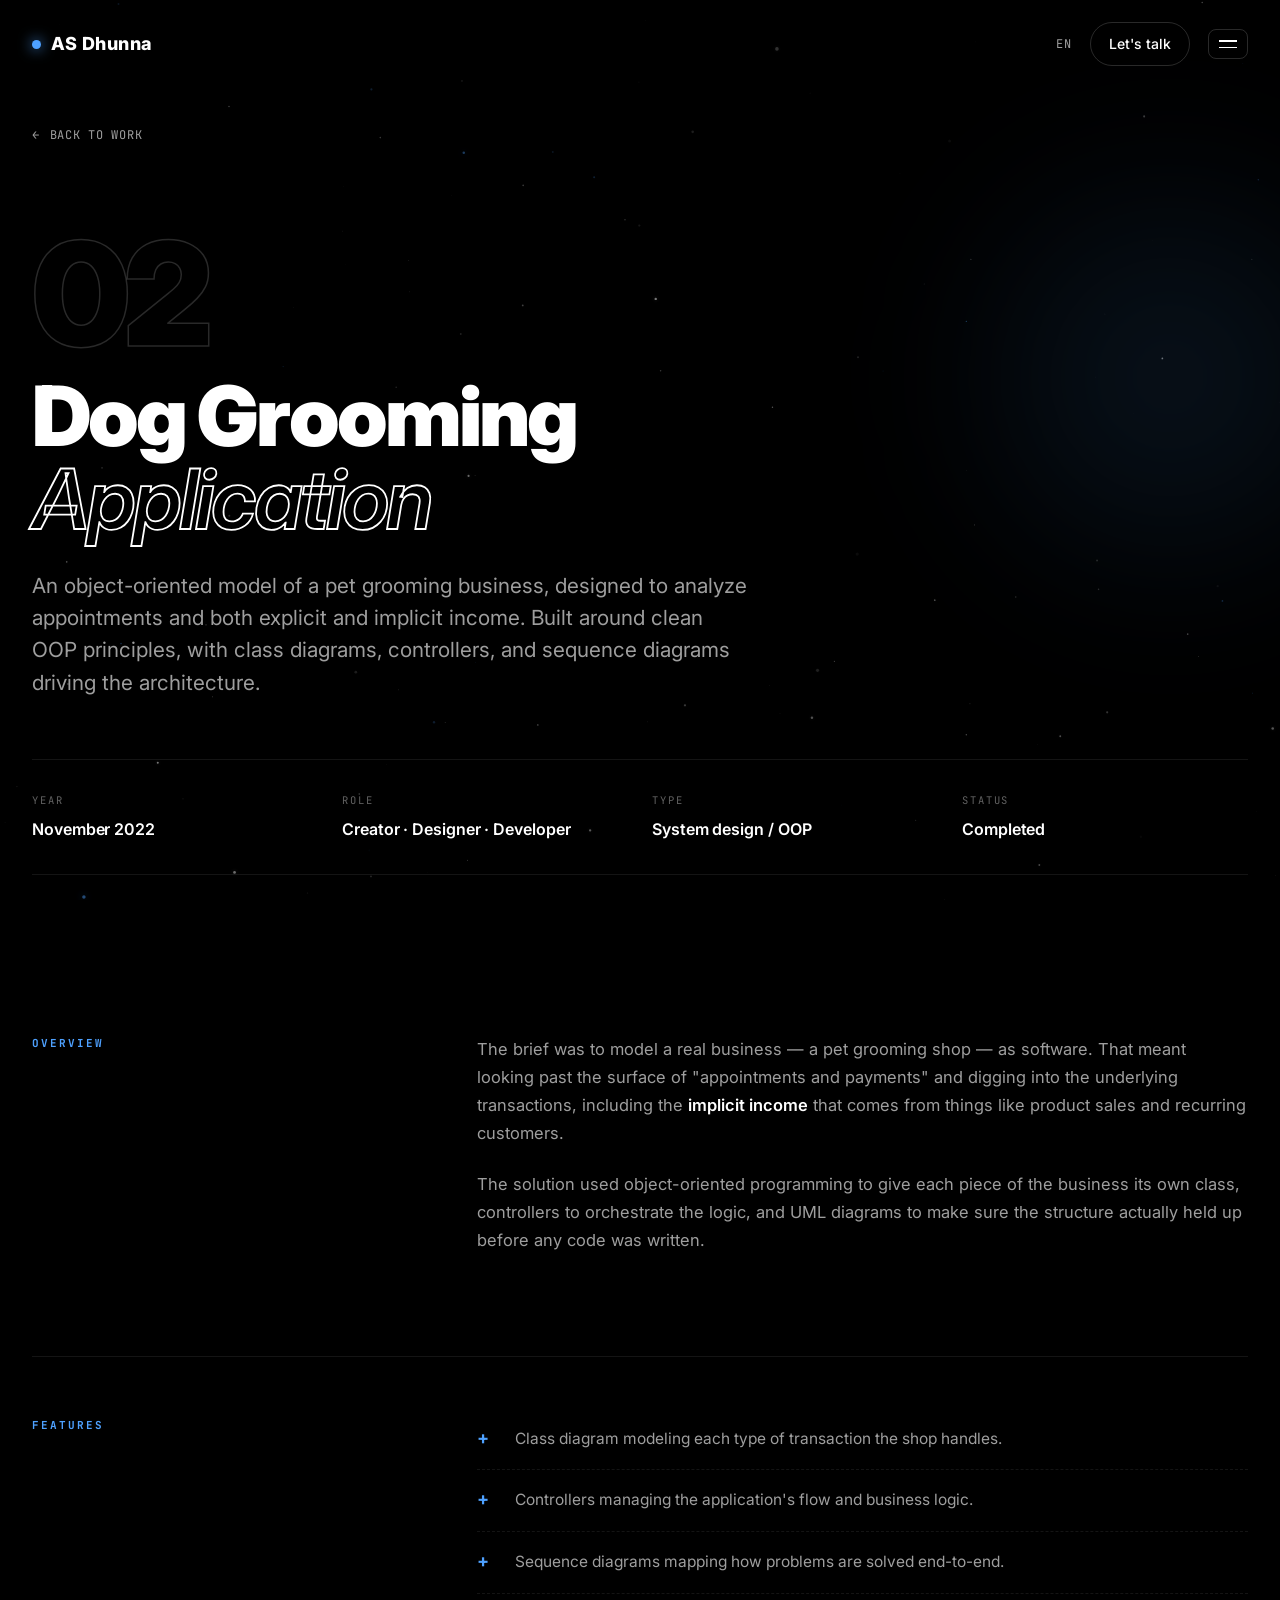
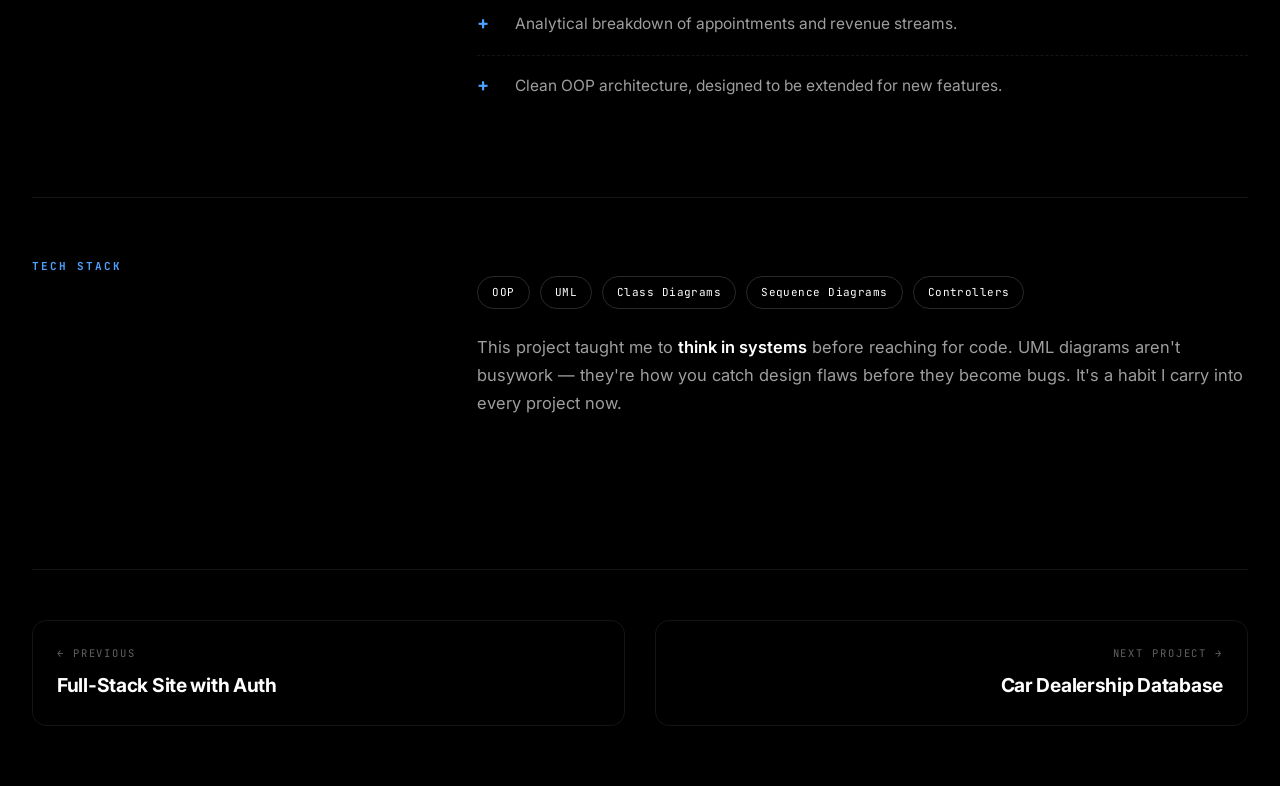
<file: projects/dog-grooming.html>
<!DOCTYPE html>
<html lang="en">
<head>
<meta charset="UTF-8" />
<meta name="viewport" content="width=device-width, initial-scale=1.0" />
<title>Dog Grooming Application — Arjun Sagar Dhunna</title>
<link rel="preconnect" href="https://fonts.googleapis.com">
<link rel="preconnect" href="https://fonts.gstatic.com" crossorigin>
<link href="https://fonts.googleapis.com/css2?family=Inter:ital,wght@0,400..900;1,400..900&family=JetBrains+Mono:wght@400;500&display=swap" rel="stylesheet">
<link rel="stylesheet" href="../styles.css">
</head>
<body>

<nav>
  <a href="../index.html" class="brand"><span class="mark"></span> AS Dhunna</a>
  <div class="right">
    <span class="lang">EN</span>
    <a href="../index.html#contact" class="talk">Let's talk</a>
    <span class="menu"><i></i><i></i></span>
  </div>
</nav>

<main class="project-page">
  <div class="wrap">
    <a href="../index.html#work" class="back-link"><span class="arr">←</span> Back to work</a>

    <div class="project-hero">
      <div class="glow"></div>
      <span class="num-big">02</span>
      <h1>Dog Grooming<br><span class="out">Application</span></h1>
      <p class="lead">An object-oriented model of a pet grooming business, designed to analyze appointments and both explicit and implicit income. Built around clean OOP principles, with class diagrams, controllers, and sequence diagrams driving the architecture.</p>

      <div class="project-meta">
        <div class="item"><div class="lbl">Year</div><div class="val">November 2022</div></div>
        <div class="item"><div class="lbl">Role</div><div class="val">Creator · Designer · Developer</div></div>
        <div class="item"><div class="lbl">Type</div><div class="val">System design / OOP</div></div>
        <div class="item"><div class="lbl">Status</div><div class="val">Completed</div></div>
      </div>
    </div>

    <div class="project-content">
      <h2>Overview</h2>
      <div class="body">
        <p>The brief was to model a real business — a pet grooming shop — as software. That meant looking past the surface of "appointments and payments" and digging into the underlying transactions, including the <b>implicit income</b> that comes from things like product sales and recurring customers.</p>
        <p>The solution used object-oriented programming to give each piece of the business its own class, controllers to orchestrate the logic, and UML diagrams to make sure the structure actually held up before any code was written.</p>
      </div>
    </div>

    <div class="project-content" style="border-top:1px solid var(--line);padding-top:60px">
      <h2>Features</h2>
      <div class="body">
        <ul class="feature-list">
          <li>Class diagram modeling each type of transaction the shop handles.</li>
          <li>Controllers managing the application's flow and business logic.</li>
          <li>Sequence diagrams mapping how problems are solved end-to-end.</li>
          <li>Analytical breakdown of appointments and revenue streams.</li>
          <li>Clean OOP architecture, designed to be extended for new features.</li>
        </ul>
      </div>
    </div>

    <div class="project-content" style="border-top:1px solid var(--line);padding-top:60px">
      <h2>Tech Stack</h2>
      <div class="body">
        <div class="tags-row">
          <span class="tag-pill">OOP</span>
          <span class="tag-pill">UML</span>
          <span class="tag-pill">Class Diagrams</span>
          <span class="tag-pill">Sequence Diagrams</span>
          <span class="tag-pill">Controllers</span>
        </div>
        <p style="margin-top:24px">This project taught me to <b>think in systems</b> before reaching for code. UML diagrams aren't busywork — they're how you catch design flaws before they become bugs. It's a habit I carry into every project now.</p>
      </div>
    </div>

    <div class="project-nav">
      <a href="fullstack-auth.html" class="prev">
        <span class="nav-lbl">← Previous</span>
        <span class="nav-title">Full-Stack Site with Auth</span>
      </a>
      <a href="car-dealership-db.html" class="next">
        <span class="nav-lbl">Next project →</span>
        <span class="nav-title">Car Dealership Database</span>
      </a>
    </div>
  </div>
</main>

<!-- mobile menu drawer -->
<div class="mobile-drawer" id="drawer">
  <button class="close" aria-label="close">✕</button>
  <ul>
    <li><a href="../index.html#about">About</a></li>
    <li><a href="../index.html#skills">Skills</a></li>
    <li><a href="../index.html#work">Work</a></li>
    <li><a href="../index.html#experience">Experience</a></li>
    <li><a href="../index.html#education">Education</a></li>
    <li><a href="../index.html#contact">Contact</a></li>
  </ul>
  <div class="meta">arjuncad02@gmail.com · +1 (647) 866-4489</div>
</div>

<script src="../main.js"></script>
</body>
</html>
</file>
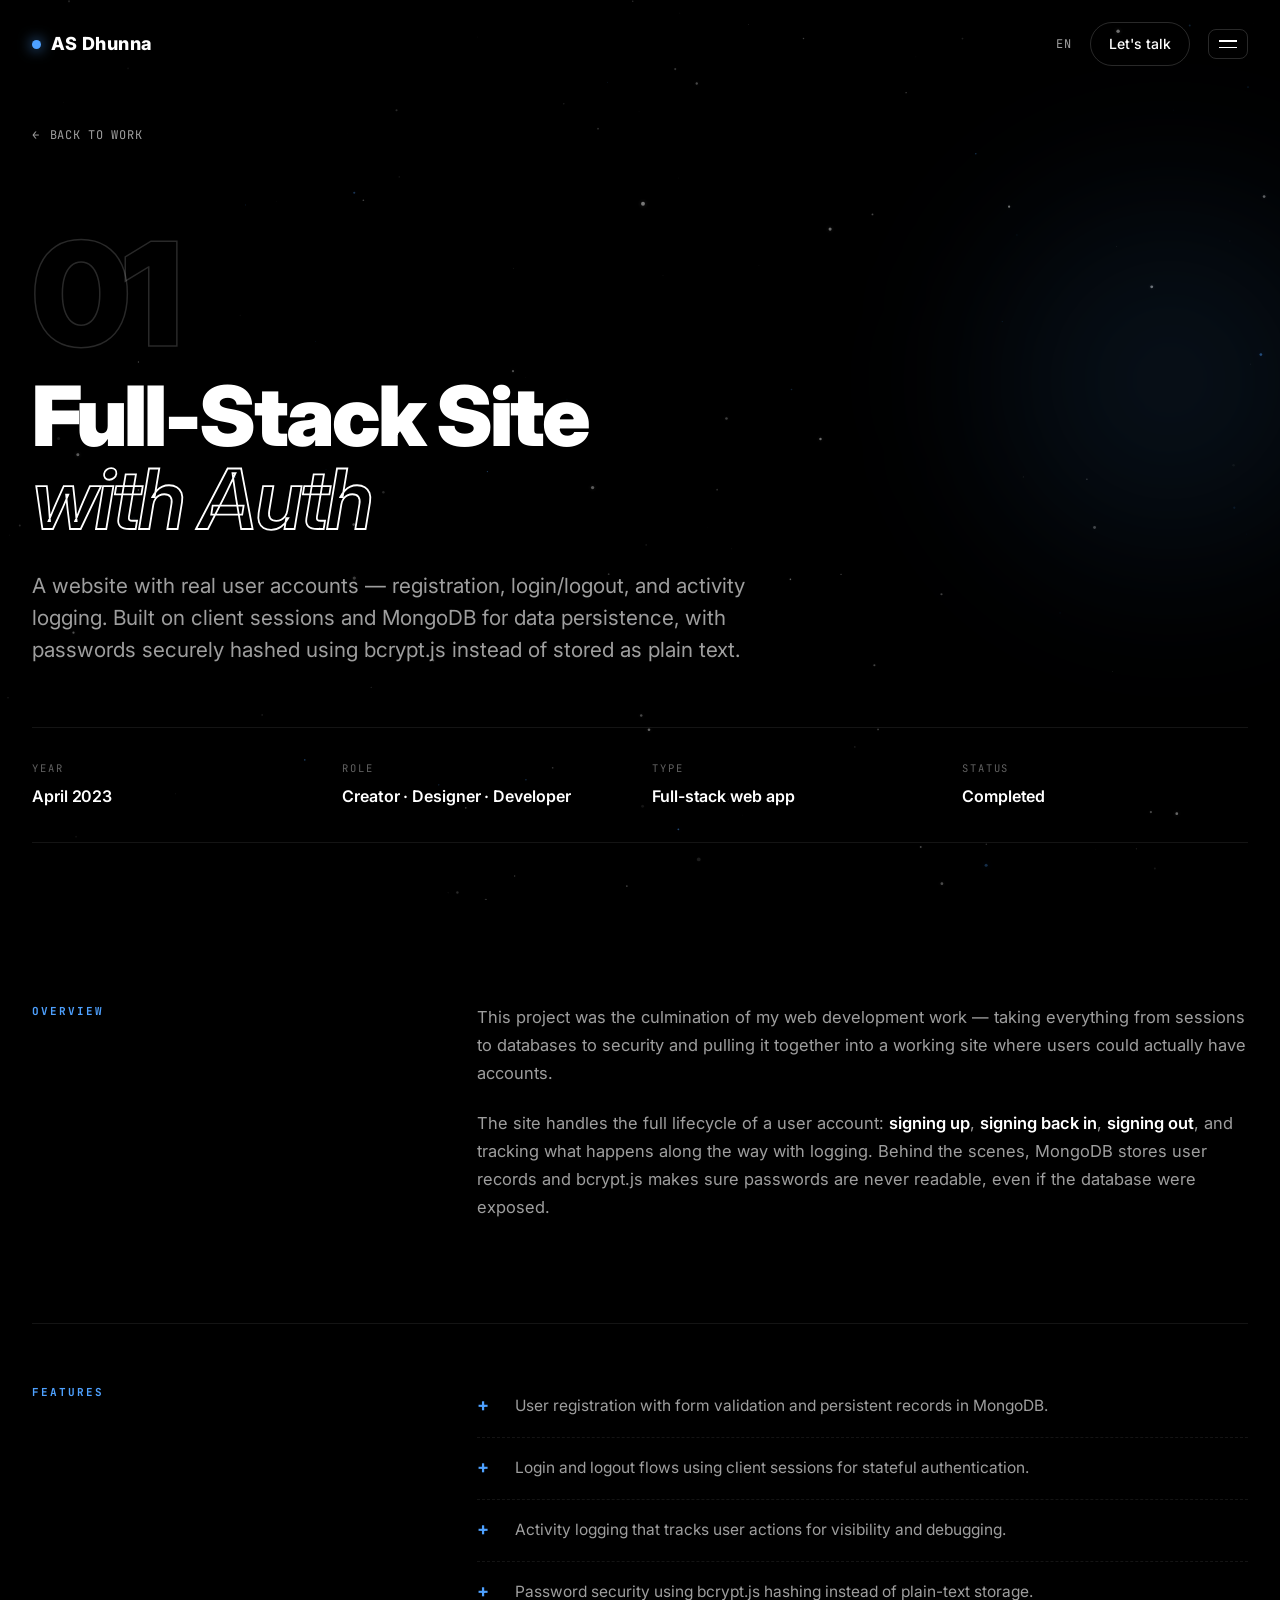
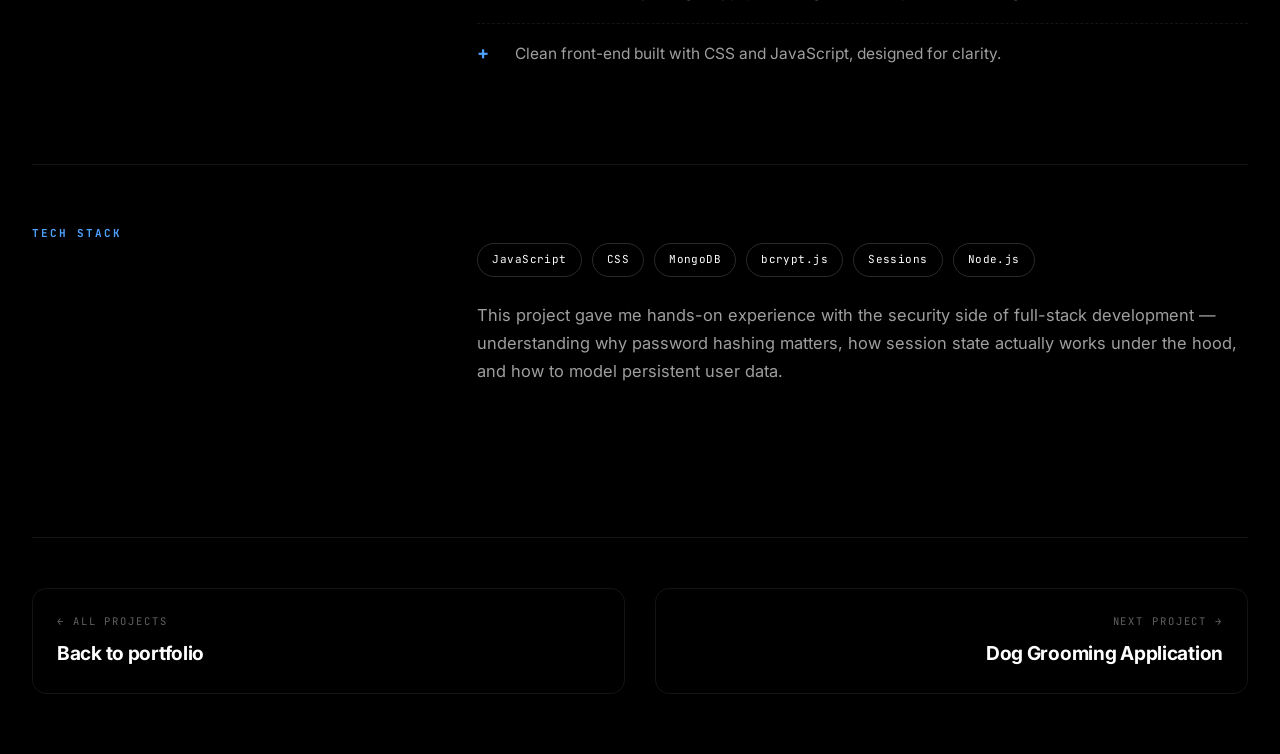
<file: projects/fullstack-auth.html>
<!DOCTYPE html>
<html lang="en">
<head>
<meta charset="UTF-8" />
<meta name="viewport" content="width=device-width, initial-scale=1.0" />
<title>Full-Stack Site with Auth — Arjun Sagar Dhunna</title>
<link rel="preconnect" href="https://fonts.googleapis.com">
<link rel="preconnect" href="https://fonts.gstatic.com" crossorigin>
<link href="https://fonts.googleapis.com/css2?family=Inter:ital,wght@0,400..900;1,400..900&family=JetBrains+Mono:wght@400;500&display=swap" rel="stylesheet">
<link rel="stylesheet" href="../styles.css">
</head>
<body>

<nav>
  <a href="../index.html" class="brand"><span class="mark"></span> AS Dhunna</a>
  <div class="right">
    <span class="lang">EN</span>
    <a href="../index.html#contact" class="talk">Let's talk</a>
    <span class="menu"><i></i><i></i></span>
  </div>
</nav>

<main class="project-page">
  <div class="wrap">
    <a href="../index.html#work" class="back-link"><span class="arr">←</span> Back to work</a>

    <div class="project-hero">
      <div class="glow"></div>
      <span class="num-big">01</span>
      <h1>Full-Stack Site<br><span class="out">with Auth</span></h1>
      <p class="lead">A website with real user accounts — registration, login/logout, and activity logging. Built on client sessions and MongoDB for data persistence, with passwords securely hashed using bcrypt.js instead of stored as plain text.</p>

      <div class="project-meta">
        <div class="item"><div class="lbl">Year</div><div class="val">April 2023</div></div>
        <div class="item"><div class="lbl">Role</div><div class="val">Creator · Designer · Developer</div></div>
        <div class="item"><div class="lbl">Type</div><div class="val">Full-stack web app</div></div>
        <div class="item"><div class="lbl">Status</div><div class="val">Completed</div></div>
      </div>
    </div>

    <div class="project-content">
      <h2>Overview</h2>
      <div class="body">
        <p>This project was the culmination of my web development work — taking everything from sessions to databases to security and pulling it together into a working site where users could actually have accounts.</p>
        <p>The site handles the full lifecycle of a user account: <b>signing up</b>, <b>signing back in</b>, <b>signing out</b>, and tracking what happens along the way with logging. Behind the scenes, MongoDB stores user records and bcrypt.js makes sure passwords are never readable, even if the database were exposed.</p>
      </div>
    </div>

    <div class="project-content" style="border-top:1px solid var(--line);padding-top:60px">
      <h2>Features</h2>
      <div class="body">
        <ul class="feature-list">
          <li>User registration with form validation and persistent records in MongoDB.</li>
          <li>Login and logout flows using client sessions for stateful authentication.</li>
          <li>Activity logging that tracks user actions for visibility and debugging.</li>
          <li>Password security using bcrypt.js hashing instead of plain-text storage.</li>
          <li>Clean front-end built with CSS and JavaScript, designed for clarity.</li>
        </ul>
      </div>
    </div>

    <div class="project-content" style="border-top:1px solid var(--line);padding-top:60px">
      <h2>Tech Stack</h2>
      <div class="body">
        <div class="tags-row">
          <span class="tag-pill">JavaScript</span>
          <span class="tag-pill">CSS</span>
          <span class="tag-pill">MongoDB</span>
          <span class="tag-pill">bcrypt.js</span>
          <span class="tag-pill">Sessions</span>
          <span class="tag-pill">Node.js</span>
        </div>
        <p style="margin-top:24px">This project gave me hands-on experience with the security side of full-stack development — understanding why password hashing matters, how session state actually works under the hood, and how to model persistent user data.</p>
      </div>
    </div>

    <div class="project-nav">
      <a href="../index.html#work" class="prev">
        <span class="nav-lbl">← All projects</span>
        <span class="nav-title">Back to portfolio</span>
      </a>
      <a href="dog-grooming.html" class="next">
        <span class="nav-lbl">Next project →</span>
        <span class="nav-title">Dog Grooming Application</span>
      </a>
    </div>
  </div>
</main>

<!-- mobile menu drawer -->
<div class="mobile-drawer" id="drawer">
  <button class="close" aria-label="close">✕</button>
  <ul>
    <li><a href="../index.html#about">About</a></li>
    <li><a href="../index.html#skills">Skills</a></li>
    <li><a href="../index.html#work">Work</a></li>
    <li><a href="../index.html#experience">Experience</a></li>
    <li><a href="../index.html#education">Education</a></li>
    <li><a href="../index.html#contact">Contact</a></li>
  </ul>
  <div class="meta">arjuncad02@gmail.com · +1 (647) 866-4489</div>
</div>

<script src="../main.js"></script>
</body>
</html>
</file>
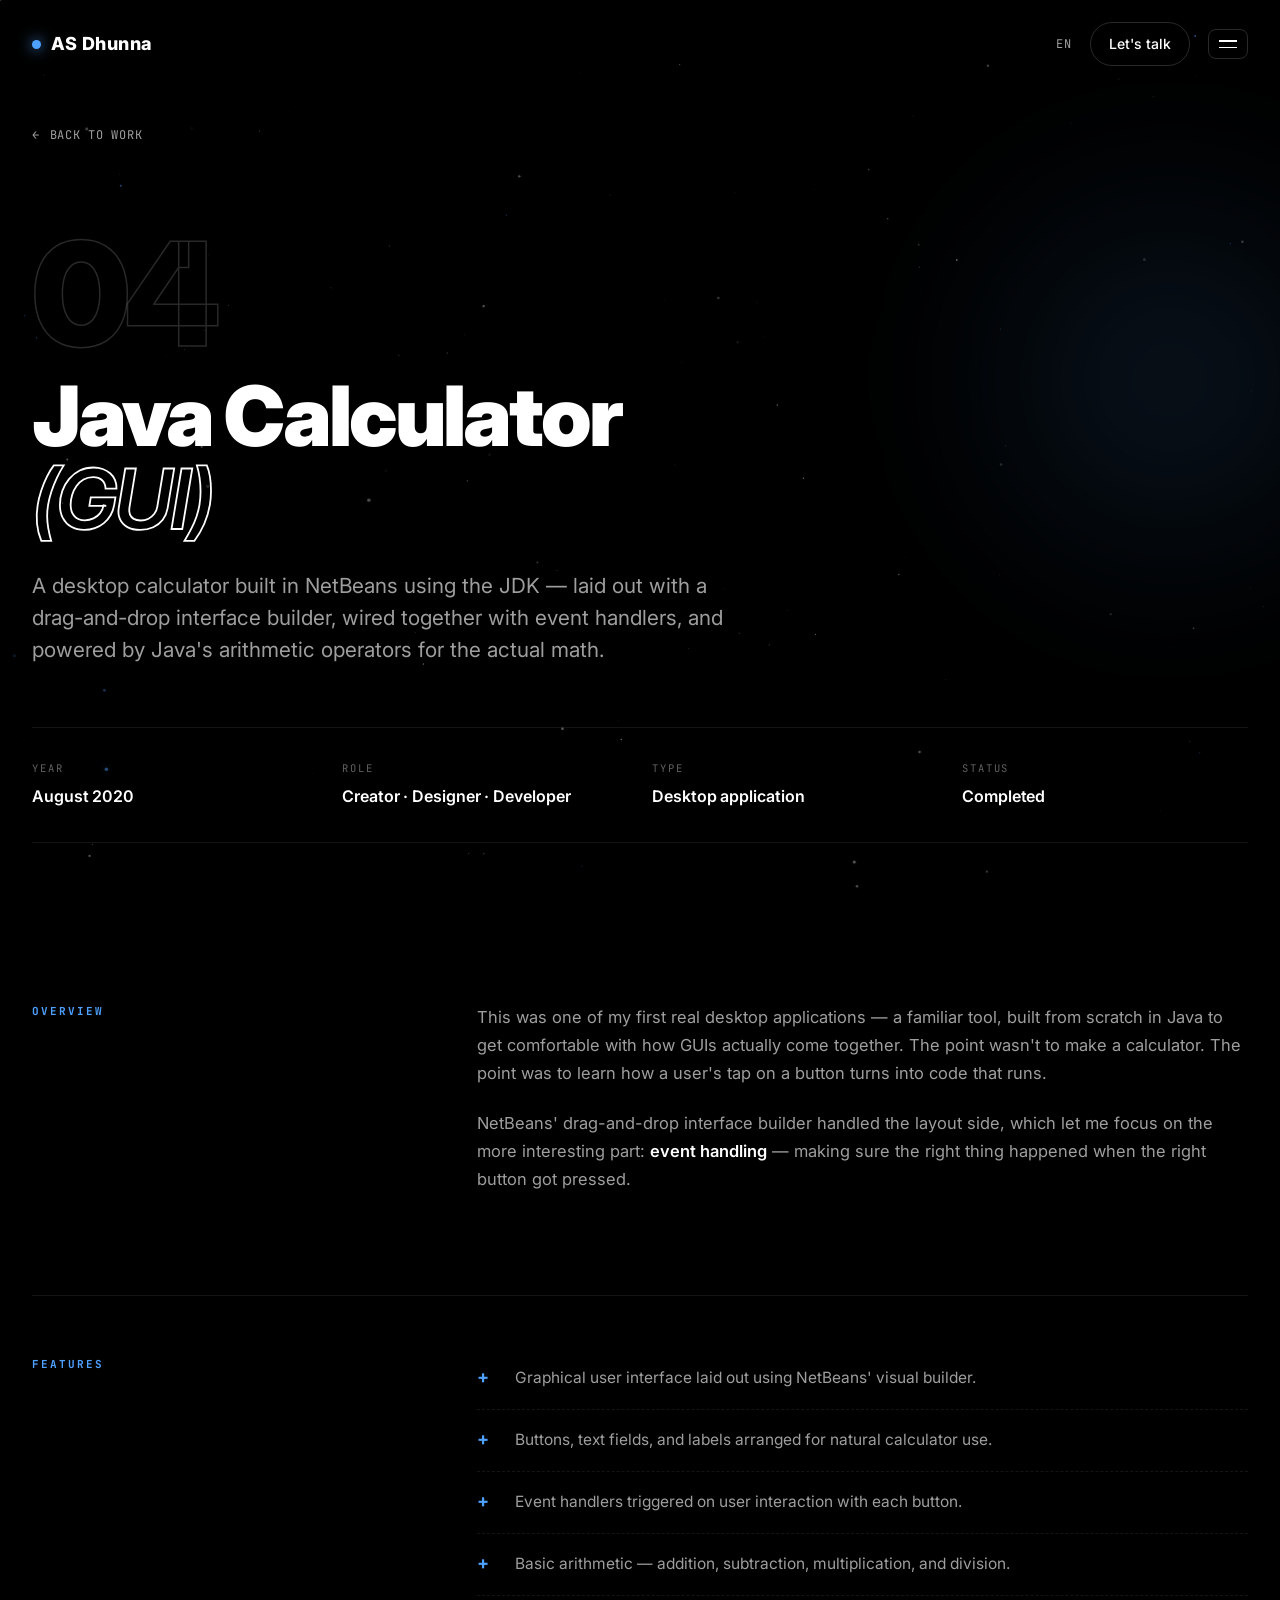
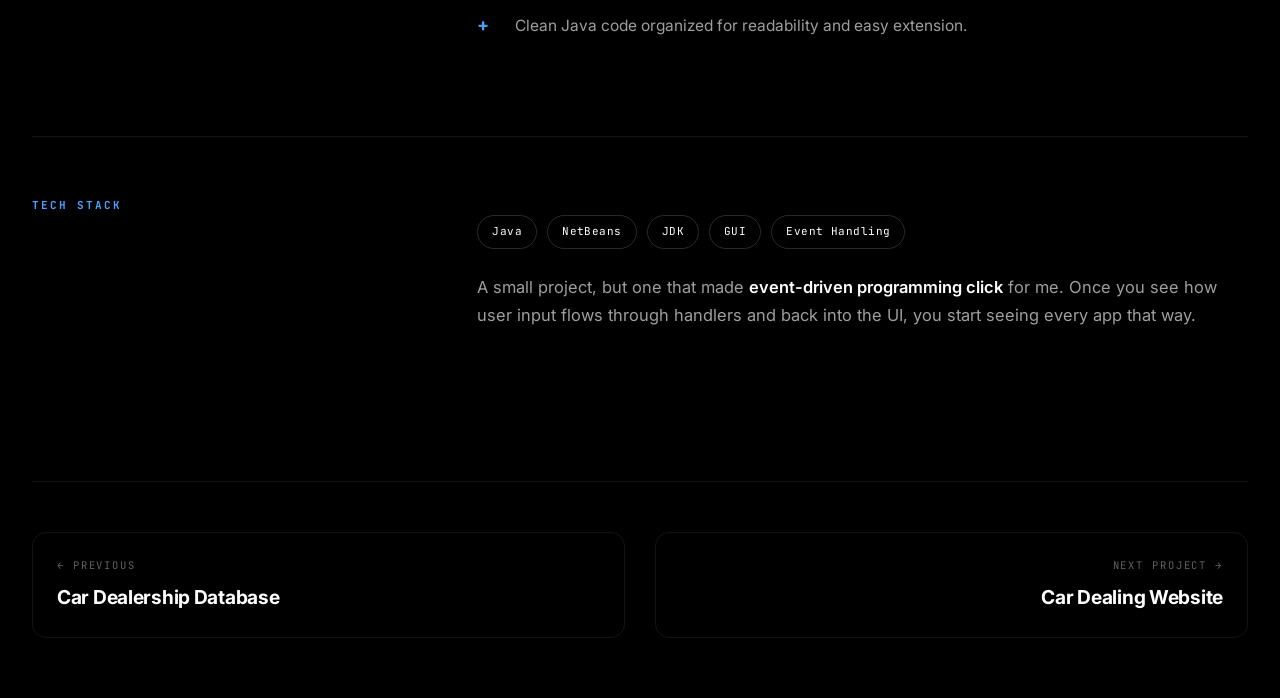
<file: projects/java-calculator.html>
<!DOCTYPE html>
<html lang="en">
<head>
<meta charset="UTF-8" />
<meta name="viewport" content="width=device-width, initial-scale=1.0" />
<title>Java Calculator GUI — Arjun Sagar Dhunna</title>
<link rel="preconnect" href="https://fonts.googleapis.com">
<link rel="preconnect" href="https://fonts.gstatic.com" crossorigin>
<link href="https://fonts.googleapis.com/css2?family=Inter:ital,wght@0,400..900;1,400..900&family=JetBrains+Mono:wght@400;500&display=swap" rel="stylesheet">
<link rel="stylesheet" href="../styles.css">
</head>
<body>

<nav>
  <a href="../index.html" class="brand"><span class="mark"></span> AS Dhunna</a>
  <div class="right">
    <span class="lang">EN</span>
    <a href="../index.html#contact" class="talk">Let's talk</a>
    <span class="menu"><i></i><i></i></span>
  </div>
</nav>

<main class="project-page">
  <div class="wrap">
    <a href="../index.html#work" class="back-link"><span class="arr">←</span> Back to work</a>

    <div class="project-hero">
      <div class="glow"></div>
      <span class="num-big">04</span>
      <h1>Java Calculator<br><span class="out">(GUI)</span></h1>
      <p class="lead">A desktop calculator built in NetBeans using the JDK — laid out with a drag-and-drop interface builder, wired together with event handlers, and powered by Java's arithmetic operators for the actual math.</p>

      <div class="project-meta">
        <div class="item"><div class="lbl">Year</div><div class="val">August 2020</div></div>
        <div class="item"><div class="lbl">Role</div><div class="val">Creator · Designer · Developer</div></div>
        <div class="item"><div class="lbl">Type</div><div class="val">Desktop application</div></div>
        <div class="item"><div class="lbl">Status</div><div class="val">Completed</div></div>
      </div>
    </div>

    <div class="project-content">
      <h2>Overview</h2>
      <div class="body">
        <p>This was one of my first real desktop applications — a familiar tool, built from scratch in Java to get comfortable with how GUIs actually come together. The point wasn't to make a calculator. The point was to learn how a user's tap on a button turns into code that runs.</p>
        <p>NetBeans' drag-and-drop interface builder handled the layout side, which let me focus on the more interesting part: <b>event handling</b> — making sure the right thing happened when the right button got pressed.</p>
      </div>
    </div>

    <div class="project-content" style="border-top:1px solid var(--line);padding-top:60px">
      <h2>Features</h2>
      <div class="body">
        <ul class="feature-list">
          <li>Graphical user interface laid out using NetBeans' visual builder.</li>
          <li>Buttons, text fields, and labels arranged for natural calculator use.</li>
          <li>Event handlers triggered on user interaction with each button.</li>
          <li>Basic arithmetic — addition, subtraction, multiplication, and division.</li>
          <li>Clean Java code organized for readability and easy extension.</li>
        </ul>
      </div>
    </div>

    <div class="project-content" style="border-top:1px solid var(--line);padding-top:60px">
      <h2>Tech Stack</h2>
      <div class="body">
        <div class="tags-row">
          <span class="tag-pill">Java</span>
          <span class="tag-pill">NetBeans</span>
          <span class="tag-pill">JDK</span>
          <span class="tag-pill">GUI</span>
          <span class="tag-pill">Event Handling</span>
        </div>
        <p style="margin-top:24px">A small project, but one that made <b>event-driven programming click</b> for me. Once you see how user input flows through handlers and back into the UI, you start seeing every app that way.</p>
      </div>
    </div>

    <div class="project-nav">
      <a href="car-dealership-db.html" class="prev">
        <span class="nav-lbl">← Previous</span>
        <span class="nav-title">Car Dealership Database</span>
      </a>
      <a href="car-dealing-website.html" class="next">
        <span class="nav-lbl">Next project →</span>
        <span class="nav-title">Car Dealing Website</span>
      </a>
    </div>
  </div>
</main>

<!-- mobile menu drawer -->
<div class="mobile-drawer" id="drawer">
  <button class="close" aria-label="close">✕</button>
  <ul>
    <li><a href="../index.html#about">About</a></li>
    <li><a href="../index.html#skills">Skills</a></li>
    <li><a href="../index.html#work">Work</a></li>
    <li><a href="../index.html#experience">Experience</a></li>
    <li><a href="../index.html#education">Education</a></li>
    <li><a href="../index.html#contact">Contact</a></li>
  </ul>
  <div class="meta">arjuncad02@gmail.com · +1 (647) 866-4489</div>
</div>

<script src="../main.js"></script>
</body>
</html>
</file>
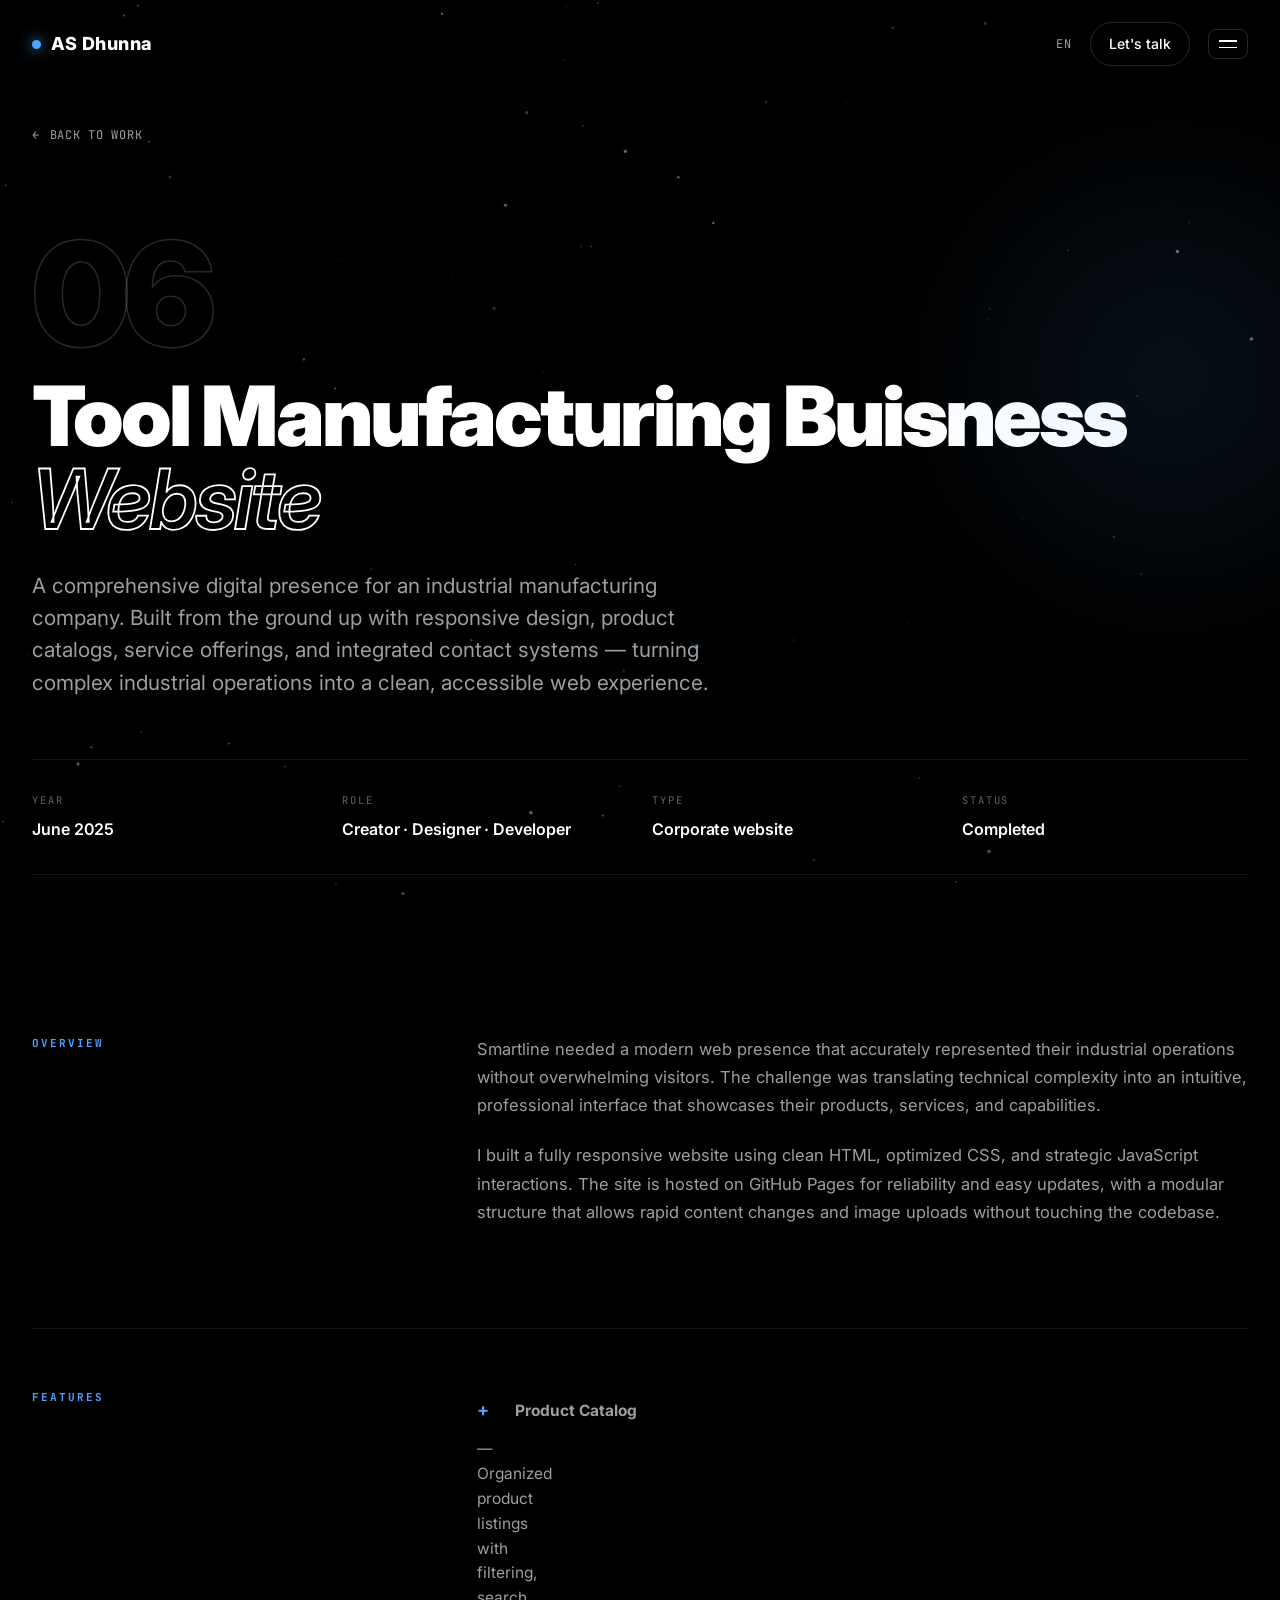
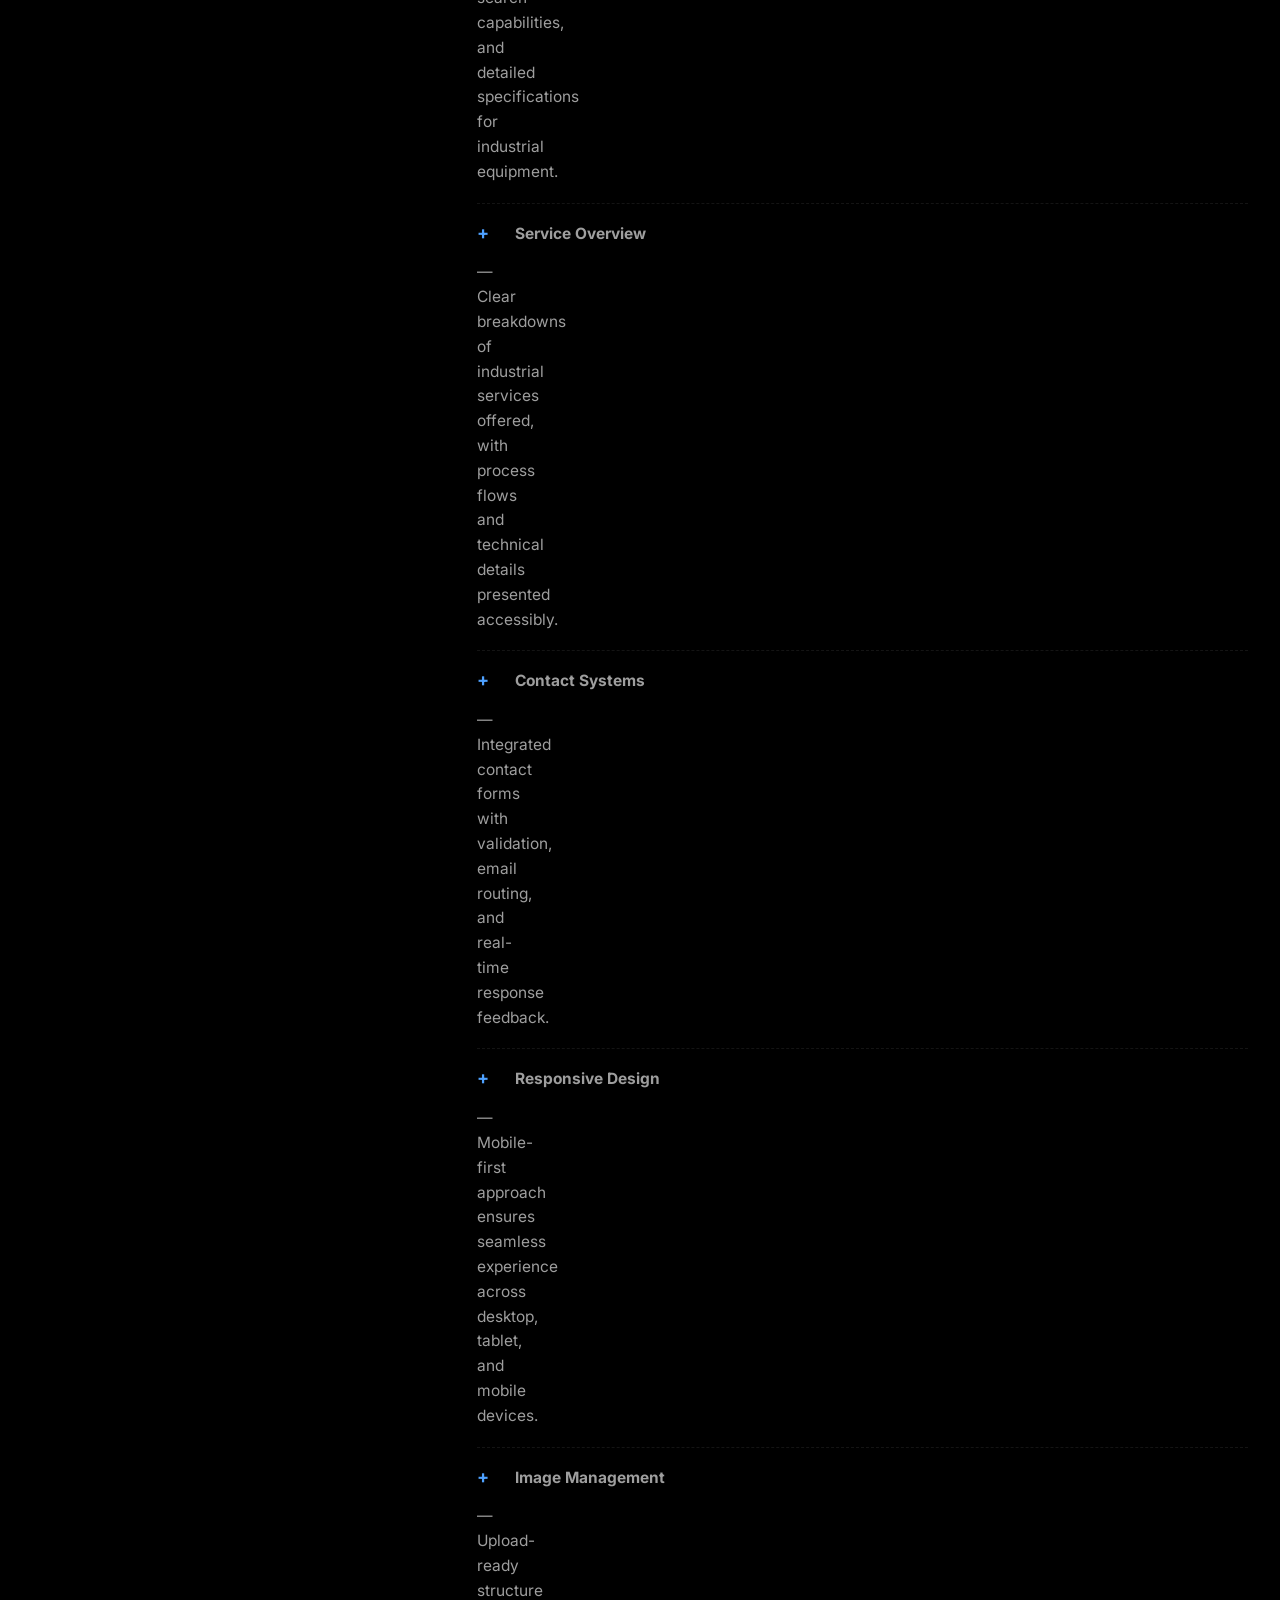
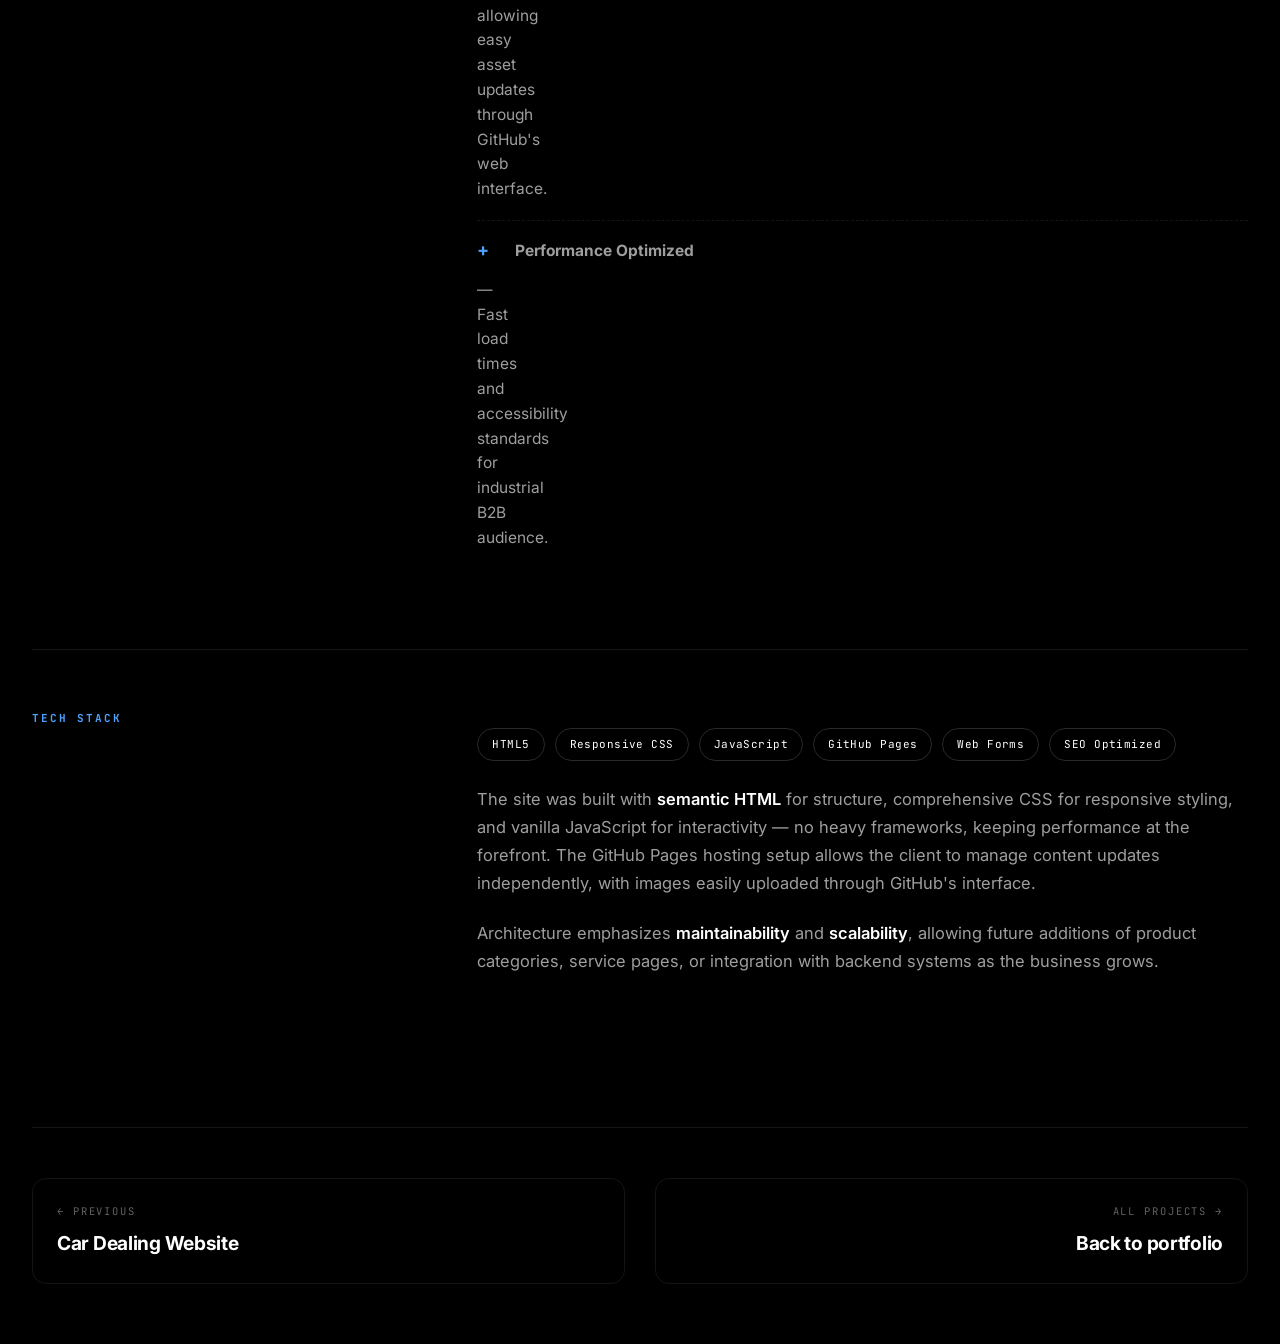
<file: projects/smartline.html>
<!DOCTYPE html>
<html lang="en">
<head>
<meta charset="UTF-8" />
<meta name="viewport" content="width=device-width, initial-scale=1.0" />
<title>Smartline Industrial Website — Arjun Sagar Dhunna</title>
<link rel="preconnect" href="https://fonts.googleapis.com">
<link rel="preconnect" href="https://fonts.gstatic.com" crossorigin>
<link href="https://fonts.googleapis.com/css2?family=Inter:ital,wght@0,400..900;1,400..900&family=JetBrains+Mono:wght@400;500&display=swap" rel="stylesheet">
<link rel="stylesheet" href="../styles.css">
</head>
<body>

<nav>
  <a href="../index.html" class="brand"><span class="mark"></span> AS Dhunna</a>
  <div class="right">
    <span class="lang">EN</span>
    <a href="../index.html#contact" class="talk">Let's talk</a>
    <span class="menu"><i></i><i></i></span>
  </div>
</nav>

<main class="project-page">
  <div class="wrap">
    <a href="../index.html#work" class="back-link"><span class="arr">←</span> Back to work</a>

    <div class="project-hero">
      <div class="glow"></div>
      <span class="num-big">06</span>
      <h1>Tool Manufacturing Buisness<br><span class="out">Website</span></h1>
      <p class="lead">A comprehensive digital presence for an industrial manufacturing company. Built from the ground up with responsive design, product catalogs, service offerings, and integrated contact systems — turning complex industrial operations into a clean, accessible web experience.</p>

      <div class="project-meta">
        <div class="item"><div class="lbl">Year</div><div class="val">June 2025</div></div>
        <div class="item"><div class="lbl">Role</div><div class="val">Creator · Designer · Developer</div></div>
        <div class="item"><div class="lbl">Type</div><div class="val">Corporate website</div></div>
        <div class="item"><div class="lbl">Status</div><div class="val">Completed</div></div>
      </div>
    </div>

    <div class="project-content">
      <h2>Overview</h2>
      <div class="body">
        <p> Smartline needed a modern web presence that accurately represented their industrial operations without overwhelming visitors. The challenge was translating technical complexity into an intuitive, professional interface that showcases their products, services, and capabilities.</p>
        <p> I built a fully responsive website using clean HTML, optimized CSS, and strategic JavaScript interactions. The site is hosted on GitHub Pages for reliability and easy updates, with a modular structure that allows rapid content changes and image uploads without touching the codebase.</p>
      </div>
    </div>

    <div class="project-content" style="border-top:1px solid var(--line);padding-top:60px">
      <h2>Features</h2>
      <div class="body">
        <ul class="feature-list">
          <li><b>Product Catalog</b> — Organized product listings with filtering, search capabilities, and detailed specifications for industrial equipment.</li>
          <li><b>Service Overview</b> — Clear breakdowns of industrial services offered, with process flows and technical details presented accessibly.</li>
          <li><b>Contact Systems</b> — Integrated contact forms with validation, email routing, and real-time response feedback.</li>
          <li><b>Responsive Design</b> — Mobile-first approach ensures seamless experience across desktop, tablet, and mobile devices.</li>
          <li><b>Image Management</b> — Upload-ready structure allowing easy asset updates through GitHub's web interface.</li>
          <li><b>Performance Optimized</b> — Fast load times and accessibility standards for industrial B2B audience.</li>
        </ul>
      </div>
    </div>

    <div class="project-content" style="border-top:1px solid var(--line);padding-top:60px">
      <h2>Tech Stack</h2>
      <div class="body">
        <div class="tags-row">
          <span class="tag-pill">HTML5</span>
          <span class="tag-pill">Responsive CSS</span>
          <span class="tag-pill">JavaScript</span>
          <span class="tag-pill">GitHub Pages</span>
          <span class="tag-pill">Web Forms</span>
          <span class="tag-pill">SEO Optimized</span>
        </div>
        <p style="margin-top:24px">The site was built with <b>semantic HTML</b> for structure, comprehensive CSS for responsive styling, and vanilla JavaScript for interactivity — no heavy frameworks, keeping performance at the forefront. The GitHub Pages hosting setup allows the client to manage content updates independently, with images easily uploaded through GitHub's interface.</p>
        <p style="margin-top:16px">Architecture emphasizes <b>maintainability</b> and <b>scalability</b>, allowing future additions of product categories, service pages, or integration with backend systems as the business grows.</p>
      </div>
    </div>

    <div class="project-nav">
      <a href="car-dealing-website.html" class="prev">
        <span class="nav-lbl">← Previous</span>
        <span class="nav-title">Car Dealing Website</span>
      </a>
      <a href="../index.html#work" class="next">
        <span class="nav-lbl">All projects →</span>
        <span class="nav-title">Back to portfolio</span>
      </a>
    </div>
  </div>
</main>

<!-- mobile menu drawer -->
<div class="mobile-drawer" id="drawer">
  <button class="close" aria-label="close">✕</button>
  <ul>
    <li><a href="../index.html#about">About</a></li>
    <li><a href="../index.html#skills">Skills</a></li>
    <li><a href="../index.html#work">Work</a></li>
    <li><a href="../index.html#experience">Experience</a></li>
    <li><a href="../index.html#education">Education</a></li>
    <li><a href="../index.html#contact">Contact</a></li>
  </ul>
  <div class="meta">arjuncad02@gmail.com · +1 (647) 866-4489</div>
</div>

<script src="../main.js"></script>
</body>
</html>
</file>
<file: styles.css>
/* ====== DESIGN SYSTEM — dark / premium / agency-style ====== */
:root{
  --bg:#000;
  --bg-2:#070709;
  --surface:#0c0c10;
  --line:rgba(255,255,255,.08);
  --line-2:rgba(255,255,255,.16);
  --text:#ffffff;
  --text-dim:rgba(255,255,255,.62);
  --text-faint:rgba(255,255,255,.38);
  --accent:#4ea1ff;
  --accent-soft:rgba(78,161,255,.22);
  --accent-warm:#ff7a59;
  --maxw:1280px;
}
*{margin:0;padding:0;box-sizing:border-box}
html{scroll-behavior:smooth;background:var(--bg);overflow-x:clip}
body{
  background:var(--bg);
  color:var(--text);
  font-family:"Inter",sans-serif;
  font-size:16.5px;line-height:1.6;
  -webkit-font-smoothing:antialiased;
  overflow-x:hidden;
  position:relative;min-height:100vh;
}

/* particle canvas */
#particles{position:fixed;inset:0;z-index:0;pointer-events:none;opacity:.85}

/* subtle radial glow that sits behind hero */
.glow{
  position:absolute;border-radius:50%;filter:blur(80px);pointer-events:none;z-index:1;
  background:radial-gradient(circle, var(--accent-soft), transparent 70%);
}

a{color:inherit;text-decoration:none}
.wrap{max-width:var(--maxw);margin:0 auto;padding:0 32px;position:relative;z-index:3}
@media(max-width:720px){.wrap{padding:0 22px}}

.mono{font-family:"JetBrains Mono",monospace;font-weight:500;letter-spacing:.04em}
.display{font-family:"Inter",sans-serif;font-weight:900;letter-spacing:-.035em;line-height:.92}
.outlined{
  color:transparent;
  -webkit-text-stroke:1.2px var(--text);
}

/* ============ NAV ============ */
nav{
  position:fixed;top:0;left:0;right:0;z-index:60;
  display:flex;align-items:center;justify-content:space-between;
  padding:22px 32px;
  transition:background .3s, border-color .3s, padding .3s;
  border-bottom:1px solid transparent;
}
nav.scrolled{
  background:rgba(0,0,0,.78);
  backdrop-filter:blur(14px);
  border-bottom-color:var(--line);
  padding:14px 32px;
}
nav .brand{
  font-family:"Inter",sans-serif;font-weight:800;font-size:18px;letter-spacing:.02em;
  display:flex;align-items:center;gap:10px;
}
nav .brand .mark{
  width:9px;height:9px;background:var(--accent);border-radius:50%;
  box-shadow:0 0 14px var(--accent);animation:pulse 2.6s ease-in-out infinite;
}
@keyframes pulse{0%,100%{opacity:1;transform:scale(1)}50%{opacity:.55;transform:scale(.85)}}
nav .right{display:flex;align-items:center;gap:18px}
nav .talk{
  font-size:14px;font-weight:500;padding:10px 18px;
  border:1px solid var(--line-2);border-radius:999px;transition:all .25s;
}
nav .talk:hover{background:var(--text);color:var(--bg);border-color:var(--text)}
nav .lang{font-family:"JetBrains Mono",monospace;font-size:12px;color:var(--text-dim);letter-spacing:.08em;text-transform:uppercase}
nav .menu{
  display:flex;flex-direction:column;gap:5px;padding:10px;cursor:pointer;
  border:1px solid var(--line-2);border-radius:8px;transition:border-color .25s;
}
nav .menu:hover{border-color:var(--text)}
nav .menu i{display:block;width:18px;height:1.5px;background:var(--text)}

/* ============ HERO ============ */
header.hero{
  min-height:100vh;display:flex;flex-direction:column;justify-content:center;
  position:relative;padding:140px 0 80px;
}
.hero .glow.g1{width:680px;height:680px;top:10%;left:-15%;opacity:.8}
.hero .glow.g2{width:540px;height:540px;bottom:-10%;right:-10%;background:radial-gradient(circle, rgba(255,122,89,.13), transparent 70%)}

.eyebrow{
  font-family:"JetBrains Mono",monospace;font-size:12px;letter-spacing:.22em;
  text-transform:uppercase;color:var(--text-dim);margin-bottom:36px;
  display:flex;align-items:center;gap:14px;
}
.eyebrow::before{content:"";width:50px;height:1px;background:var(--accent);display:inline-block}

h1.name{
  font-family:"Inter",sans-serif;font-weight:900;letter-spacing:-.045em;line-height:.88;
  font-size:clamp(3.4rem,11vw,9.5rem);
}
h1.name .row{display:block;overflow:hidden}
h1.name .w{display:inline-block;opacity:0;transform:translateY(110%);animation:slideUp 1s cubic-bezier(.22,1,.36,1) forwards}
h1.name .out{color:transparent;-webkit-text-stroke:2px var(--text);font-style:italic;font-weight:600}
@keyframes slideUp{to{opacity:1;transform:translateY(0)}}

.hero-tag{
  margin-top:38px;max-width:620px;font-size:clamp(1.05rem,2.1vw,1.25rem);
  color:var(--text-dim);line-height:1.55;
  opacity:0;animation:fadeUp 1s cubic-bezier(.22,1,.36,1) .7s forwards;
}
.hero-tag b{color:var(--text);font-weight:600}
@keyframes fadeUp{from{opacity:0;transform:translateY(20px)}to{opacity:1;transform:none}}

.hero-meta{
  margin-top:40px;display:flex;flex-wrap:wrap;gap:14px 24px;
  font-family:"JetBrains Mono",monospace;font-size:12.5px;color:var(--text-faint);letter-spacing:.04em;
  opacity:0;animation:fadeUp 1s cubic-bezier(.22,1,.36,1) .9s forwards;
}
.hero-meta span{display:inline-flex;align-items:center;gap:10px}
.hero-meta .dot{width:6px;height:6px;border-radius:50%;background:var(--accent);box-shadow:0 0 8px var(--accent)}

.hero-cta{
  margin-top:46px;display:flex;flex-wrap:wrap;gap:14px;
  opacity:0;animation:fadeUp 1s cubic-bezier(.22,1,.36,1) 1.1s forwards;
}
.btn{
  display:inline-flex;align-items:center;gap:10px;
  font-family:"Inter",sans-serif;font-weight:500;font-size:14.5px;
  padding:15px 26px;border-radius:999px;border:1px solid var(--line-2);
  transition:all .3s cubic-bezier(.22,1,.36,1);cursor:pointer;
}
.btn .arr{transition:transform .3s}
.btn:hover .arr{transform:translateX(4px)}
.btn.primary{background:var(--text);color:var(--bg);border-color:var(--text)}
.btn.primary:hover{background:transparent;color:var(--text);border-color:var(--text)}
.btn.ghost:hover{background:var(--text);color:var(--bg);border-color:var(--text)}

.scroll-hint{
  position:absolute;bottom:36px;left:50%;transform:translateX(-50%);
  display:flex;flex-direction:column;align-items:center;gap:12px;
  color:var(--text-faint);font-family:"JetBrains Mono",monospace;font-size:11px;letter-spacing:.18em;
}
.scroll-hint .line{width:1px;height:50px;background:linear-gradient(to bottom,transparent,var(--text-dim));animation:dropLine 2.2s ease-in-out infinite}
@keyframes dropLine{0%,100%{transform:scaleY(.5);transform-origin:top}50%{transform:scaleY(1);transform-origin:top}}

/* ============ MARQUEE ============ */
.marquee{
  overflow:hidden;padding:42px 0;
  border-top:1px solid var(--line);border-bottom:1px solid var(--line);
  position:relative;z-index:3;background:rgba(255,255,255,.015);
}
.marquee-track{display:flex;gap:50px;white-space:nowrap;animation:scroll 38s linear infinite;width:max-content}
.marquee .item{
  font-family:"Inter",sans-serif;font-weight:900;letter-spacing:-.035em;line-height:1;
  font-size:clamp(2.5rem,7vw,5.5rem);
}
.marquee .item.out{color:transparent;-webkit-text-stroke:1.2px var(--text)}
.marquee .item .star{color:var(--accent);font-weight:400;margin:0 18px}
@keyframes scroll{to{transform:translateX(-50%)}}

/* ============ SECTION ============ */
section{padding:130px 0;position:relative}
.sec-head{display:flex;align-items:baseline;justify-content:space-between;gap:24px;margin-bottom:64px;flex-wrap:wrap}
.sec-meta{font-family:"JetBrains Mono",monospace;font-size:11px;color:var(--text-faint);letter-spacing:.22em;text-transform:uppercase;display:flex;align-items:center;gap:14px}
.sec-meta::before{content:"";width:30px;height:1px;background:var(--accent);display:inline-block}
.sec-title{font-family:"Inter",sans-serif;font-weight:900;letter-spacing:-.035em;line-height:.95;font-size:clamp(2.5rem,6.5vw,5rem)}
.sec-title .out{color:transparent;-webkit-text-stroke:1.5px var(--text);font-style:italic;font-weight:600}

/* ============ ABOUT ============ */
.about-grid{display:grid;grid-template-columns:1.2fr 1fr;gap:80px;align-items:start}
@media(max-width:900px){.about-grid{grid-template-columns:1fr;gap:50px}}
.about-lead{font-family:"Inter",sans-serif;font-weight:500;font-size:clamp(1.4rem,2.8vw,2rem);line-height:1.35;letter-spacing:-.015em}
.about-lead em{font-style:italic;font-weight:600;color:var(--accent)}
.about-body p{color:var(--text-dim);margin-bottom:18px;font-size:15.5px}
.about-stats{margin-top:28px;display:grid;grid-template-columns:repeat(3,1fr);gap:20px;border-top:1px solid var(--line);padding-top:28px}
.about-stats .stat .num{font-family:"Inter",sans-serif;font-weight:800;font-size:2rem;letter-spacing:-.02em}
.about-stats .stat .lbl{font-family:"JetBrains Mono",monospace;font-size:10.5px;letter-spacing:.14em;text-transform:uppercase;color:var(--text-faint);margin-top:4px}

/* ============ SKILLS ============ */
.skills-grid{display:grid;grid-template-columns:repeat(4,1fr);gap:30px}
@media(max-width:980px){.skills-grid{grid-template-columns:repeat(2,1fr)}}
@media(max-width:560px){.skills-grid{grid-template-columns:1fr}}
.skill-col h4{
  font-family:"JetBrains Mono",monospace;font-size:11px;letter-spacing:.18em;
  text-transform:uppercase;color:var(--accent);margin-bottom:24px;
  padding-bottom:18px;border-bottom:1px solid var(--line);
  display:flex;align-items:center;justify-content:space-between;
}
.skill-col h4 .idx{color:var(--text-faint)}
.skill-col ul{list-style:none;display:flex;flex-direction:column;gap:14px}
.skill-col li{font-size:15.5px;font-weight:400;color:var(--text-dim);transition:color .25s,padding-left .25s;cursor:default;position:relative;padding-left:0}
.skill-col li:hover{color:var(--text);padding-left:14px}
.skill-col li:hover::before{content:"→";position:absolute;left:0;color:var(--accent)}

/* ============ PROJECTS LIST ============ */
.projects-list{display:flex;flex-direction:column;border-top:1px solid var(--line)}
.project-row{
  display:grid;grid-template-columns:80px 1fr auto;gap:28px;align-items:center;
  padding:36px 0;border-bottom:1px solid var(--line);
  position:relative;cursor:pointer;transition:padding .35s;text-decoration:none;color:inherit;
  overflow:hidden;
}
.project-row::before{
  content:"";position:absolute;inset:0;background:linear-gradient(90deg,transparent,rgba(78,161,255,.06),transparent);
  transform:translateX(-100%);transition:transform .6s cubic-bezier(.22,1,.36,1);
}
.project-row:hover::before{transform:translateX(100%)}
.project-row:hover{padding-left:14px}
.project-row .num{font-family:"JetBrains Mono",monospace;font-size:13px;color:var(--text-faint);letter-spacing:.06em}
.project-row .title-wrap{display:flex;flex-direction:column;gap:8px}
.project-row .title{font-family:"Inter",sans-serif;font-weight:700;font-size:clamp(1.5rem,3.4vw,2.4rem);letter-spacing:-.025em;line-height:1.05;transition:color .3s}
.project-row:hover .title{color:var(--accent)}
.project-row .meta{font-family:"JetBrains Mono",monospace;font-size:11.5px;color:var(--text-faint);letter-spacing:.08em;text-transform:uppercase;display:flex;gap:18px;flex-wrap:wrap}
.project-row .meta span{display:inline-flex;align-items:center;gap:8px}
.project-row .meta span::before{content:"";width:5px;height:5px;border-radius:50%;background:var(--text-faint)}
.project-row .arr-box{
  width:60px;height:60px;border-radius:50%;border:1px solid var(--line-2);
  display:flex;align-items:center;justify-content:center;
  font-size:18px;transition:all .35s cubic-bezier(.22,1,.36,1);
}
.project-row:hover .arr-box{background:var(--accent);border-color:var(--accent);color:var(--bg);transform:rotate(-45deg)}
@media(max-width:680px){
  .project-row{grid-template-columns:50px 1fr auto;gap:18px;padding:28px 0}
  .project-row .arr-box{width:44px;height:44px;font-size:14px}
}

/* ============ EXPERIENCE ============ */
.timeline{position:relative;padding-left:30px}
.timeline::before{content:"";position:absolute;left:5px;top:8px;bottom:8px;width:1px;background:var(--line-2)}
.tl-item{position:relative;padding-bottom:50px}
.tl-item:last-child{padding-bottom:0}
.tl-item::before{
  content:"";position:absolute;left:-30px;top:8px;width:11px;height:11px;border-radius:50%;
  background:var(--bg);border:1.5px solid var(--accent);box-shadow:0 0 0 4px var(--bg),0 0 14px var(--accent);
}
.tl-top{display:flex;flex-wrap:wrap;justify-content:space-between;gap:8px;margin-bottom:10px;align-items:baseline}
.tl-role{font-family:"Inter",sans-serif;font-weight:600;font-size:1.4rem;letter-spacing:-.015em}
.tl-org{color:var(--accent);font-family:"JetBrains Mono",monospace;font-size:13px;letter-spacing:.04em;margin-left:6px}
.tl-date{font-family:"JetBrains Mono",monospace;font-size:11.5px;color:var(--text-faint);letter-spacing:.06em;text-transform:uppercase}
.tl-desc{color:var(--text-dim);font-size:15.5px;max-width:720px}

/* ============ EDUCATION / TWO COL ============ */
.two-col{display:grid;grid-template-columns:1fr 1fr;gap:30px}
@media(max-width:780px){.two-col{grid-template-columns:1fr}}
.card{
  background:var(--surface);border:1px solid var(--line);border-radius:18px;padding:34px;
  transition:transform .35s cubic-bezier(.22,1,.36,1),border-color .35s,background .35s;position:relative;overflow:hidden;
}
.card::before{
  content:"";position:absolute;top:0;left:0;right:0;height:1px;background:linear-gradient(90deg,transparent,var(--accent),transparent);
  transform:scaleX(0);transition:transform .5s;transform-origin:left;
}
.card:hover{border-color:var(--line-2);transform:translateY(-4px)}
.card:hover::before{transform:scaleX(1)}
.card .top{display:flex;justify-content:space-between;align-items:flex-start;margin-bottom:20px}
.card .top .lbl{font-family:"JetBrains Mono",monospace;font-size:10.5px;letter-spacing:.18em;color:var(--accent);text-transform:uppercase}
.card .top .yr{font-family:"JetBrains Mono",monospace;font-size:11px;color:var(--text-faint);letter-spacing:.06em}
.card h3{font-family:"Inter",sans-serif;font-weight:700;font-size:1.55rem;letter-spacing:-.02em;line-height:1.2;margin-bottom:8px}
.card .where{color:var(--text-dim);font-size:14px;margin-bottom:14px}
.card p{color:var(--text-dim);font-size:14.5px;line-height:1.6}

/* ============ LANGUAGES / CERTS ROW ============ */
.lang-cert{display:grid;grid-template-columns:1fr 1fr;gap:30px;margin-top:30px}
@media(max-width:780px){.lang-cert{grid-template-columns:1fr}}
.lang-cert .card h4{font-family:"JetBrains Mono",monospace;font-size:11px;letter-spacing:.18em;color:var(--accent);text-transform:uppercase;margin-bottom:22px}
.lang-list{display:flex;flex-direction:column;gap:14px}
.lang-list .lang{display:flex;justify-content:space-between;align-items:center;padding-bottom:12px;border-bottom:1px dashed var(--line)}
.lang-list .lang:last-child{border-bottom:none;padding-bottom:0}
.lang-list .lang span{font-size:15px}
.lang-list .lang b{font-family:"JetBrains Mono",monospace;font-size:12px;color:var(--text-dim);font-weight:500;letter-spacing:.04em}
.cert-list{display:flex;flex-wrap:wrap;gap:10px}
.cert-list .cert{font-family:"JetBrains Mono",monospace;font-size:12px;padding:8px 14px;border:1px solid var(--line-2);border-radius:999px;color:var(--text-dim);letter-spacing:.04em;transition:all .25s}
.cert-list .cert:hover{border-color:var(--accent);color:var(--accent)}

/* ============ CONTACT ============ */
.contact-section{padding:160px 0 80px;text-align:center;position:relative}
.contact-section .glow{width:600px;height:600px;background:radial-gradient(circle,rgba(78,161,255,.18),transparent 70%);top:30%;left:50%;transform:translate(-50%,-50%)}
.big-cta{
  font-family:"Inter",sans-serif;font-weight:900;letter-spacing:-.045em;line-height:.95;
  font-size:clamp(2.6rem,10vw,8rem);
}
.big-cta .out{color:transparent;-webkit-text-stroke:1.5px var(--text);font-style:italic;font-weight:600}
.big-cta .mail{
  background:linear-gradient(180deg,var(--text),var(--accent));
  -webkit-background-clip:text;background-clip:text;-webkit-text-fill-color:transparent;
  display:inline-block;transition:transform .4s cubic-bezier(.22,1,.36,1);
}
.big-cta .mail:hover{transform:scale(1.03)}
.contact-links{margin-top:50px;display:flex;justify-content:center;flex-wrap:wrap;gap:14px}

footer{padding:32px 0;border-top:1px solid var(--line);display:flex;flex-wrap:wrap;justify-content:space-between;gap:12px;font-family:"JetBrains Mono",monospace;font-size:11px;color:var(--text-faint);letter-spacing:.06em;text-transform:uppercase}

/* ============ PROJECT DETAIL PAGE ============ */
.project-page{padding-top:120px;padding-bottom:60px;position:relative;min-height:60vh}
.back-link{
  display:inline-flex;align-items:center;gap:10px;color:var(--text-dim);font-family:"JetBrains Mono",monospace;
  font-size:12px;letter-spacing:.06em;text-transform:uppercase;margin-bottom:48px;transition:color .25s,gap .25s;
}
.back-link:hover{color:var(--text);gap:14px}
.back-link .arr{transition:transform .25s}
.back-link:hover .arr{transform:translateX(-4px)}

.project-hero{padding:40px 0 80px;position:relative}
.project-hero .glow{width:520px;height:520px;top:-10%;right:-15%;opacity:.65}
.project-hero .num-big{font-family:"Inter",sans-serif;font-weight:900;font-size:clamp(4rem,12vw,9rem);color:transparent;-webkit-text-stroke:1.5px var(--line-2);letter-spacing:-.05em;line-height:.85;margin-bottom:18px;display:block}
.project-hero h1{font-family:"Inter",sans-serif;font-weight:900;font-size:clamp(2.4rem,6.5vw,5.4rem);letter-spacing:-.035em;line-height:1;margin-bottom:30px}
.project-hero h1 .out{color:transparent;-webkit-text-stroke:1.8px var(--text);font-style:italic;font-weight:600}
.project-hero .lead{font-size:clamp(1.05rem,2vw,1.3rem);color:var(--text-dim);max-width:720px;line-height:1.55}

.project-meta{display:grid;grid-template-columns:repeat(4,1fr);gap:24px;margin-top:60px;padding:32px 0;border-top:1px solid var(--line);border-bottom:1px solid var(--line)}
@media(max-width:780px){.project-meta{grid-template-columns:repeat(2,1fr);gap:20px}}
.project-meta .item .lbl{font-family:"JetBrains Mono",monospace;font-size:10.5px;letter-spacing:.18em;text-transform:uppercase;color:var(--text-faint);margin-bottom:8px}
.project-meta .item .val{font-family:"Inter",sans-serif;font-weight:600;font-size:1rem;color:var(--text);letter-spacing:-.005em}

.project-content{padding:80px 0;display:grid;grid-template-columns:1fr 2fr;gap:60px;align-items:start}
@media(max-width:880px){.project-content{grid-template-columns:1fr;gap:30px}}
.project-content h2{
  font-family:"JetBrains Mono",monospace;font-size:11px;letter-spacing:.18em;
  text-transform:uppercase;color:var(--accent);position:sticky;top:120px;
}
@media(max-width:880px){.project-content h2{position:static;top:auto;margin-bottom:12px}}
.project-content .body p{font-size:16.5px;color:var(--text-dim);line-height:1.7;margin-bottom:22px}
.project-content .body p b{color:var(--text);font-weight:600}

.feature-list{list-style:none;display:flex;flex-direction:column;gap:18px;margin-top:10px}
.feature-list li{display:grid;grid-template-columns:24px 1fr;gap:14px;padding-bottom:18px;border-bottom:1px dashed var(--line);color:var(--text-dim);font-size:15.5px}
.feature-list li:last-child{border-bottom:none}
.feature-list li::before{content:"+";color:var(--accent);font-weight:700;font-size:18px;line-height:1.2;display:block}

.tags-row{display:flex;flex-wrap:wrap;gap:10px;margin-top:18px}
.tag-pill{font-family:"JetBrains Mono",monospace;font-size:11px;padding:7px 14px;border:1px solid var(--line-2);border-radius:999px;color:var(--text);letter-spacing:.04em;transition:border-color .25s,color .25s}
.tag-pill:hover{border-color:var(--accent);color:var(--accent)}

.project-nav{display:grid;grid-template-columns:1fr 1fr;gap:30px;margin-top:50px;padding-top:50px;border-top:1px solid var(--line)}
@media(max-width:780px){.project-nav{grid-template-columns:1fr}}
.project-nav a{
  display:flex;flex-direction:column;gap:8px;padding:24px;border:1px solid var(--line);
  border-radius:14px;transition:border-color .3s,background .3s,transform .3s;
}
.project-nav a:hover{border-color:var(--line-2);background:var(--surface);transform:translateY(-2px)}
.project-nav .nav-lbl{font-family:"JetBrains Mono",monospace;font-size:10.5px;letter-spacing:.18em;color:var(--text-faint);text-transform:uppercase}
.project-nav .nav-title{font-family:"Inter",sans-serif;font-weight:700;font-size:1.2rem;letter-spacing:-.015em}
.project-nav a.next{text-align:right;align-items:flex-end}

/* ============ REVEAL ============ */
.reveal{opacity:0;transform:translateY(28px);transition:opacity 1s cubic-bezier(.22,1,.36,1),transform 1s cubic-bezier(.22,1,.36,1)}
.reveal.in{opacity:1;transform:none}

::selection{background:var(--accent);color:var(--bg)}

/* ====== MOBILE / SMALL SCREEN OVERRIDES ====== */
@media (max-width: 760px){
  /* nav: hide lang & talk on mobile, keep brand + functional menu */
  nav { padding: 14px 20px; }
  nav.scrolled { padding: 12px 20px; background: rgba(0,0,0,.92); }
  nav .lang { display: none; }
  nav .talk { display: none; }
  nav .right { gap: 0; }
  nav .menu { padding: 12px; }

  /* hero */
  header.hero { padding: 110px 0 100px; min-height: auto; }
  .eyebrow { margin-bottom: 26px; font-size: 11px; }
  .hero-tag { margin-top: 28px; }
  .hero-meta { margin-top: 30px; gap: 10px 18px; font-size: 11.5px; }
  .hero-cta { margin-top: 34px; }
  .hero-cta .btn { padding: 13px 22px; font-size: 14px; }
  .scroll-hint { display: none; }   /* removes overlap with CTAs */

  /* marquee: smaller text and tighter spacing */
  .marquee { padding: 28px 0; }
  .marquee-track { gap: 32px; }
  .marquee .item { font-size: clamp(1.8rem, 9vw, 2.6rem); }

  /* sections: tighter vertical rhythm */
  section { padding: 80px 0; }
  .sec-head { margin-bottom: 40px; gap: 14px; }
  .sec-meta { font-size: 10.5px; letter-spacing: .18em; }
  .sec-title { font-size: clamp(2rem, 9vw, 2.8rem); }

  /* about */
  .about-grid { gap: 36px; }
  .about-stats { grid-template-columns: 1fr 1fr 1fr; gap: 14px; padding-top: 24px; }
  .about-stats .stat .num { font-size: 1.5rem; }
  .about-stats .stat .lbl { font-size: 9.5px; }

  /* skill columns: keep single-column readable */
  .skill-col h4 { margin-bottom: 18px; padding-bottom: 14px; }
  .skill-col ul { gap: 12px; }

  /* projects: tighter rows */
  .project-row { padding: 24px 0; gap: 14px; grid-template-columns: 36px 1fr 40px; }
  .project-row .num { font-size: 11.5px; }
  .project-row .title { font-size: 1.3rem; }
  .project-row .meta { font-size: 10.5px; gap: 12px; }
  .project-row .arr-box { width: 40px; height: 40px; font-size: 13px; }

  /* timeline */
  .timeline { padding-left: 26px; }
  .tl-item { padding-bottom: 38px; }
  .tl-item::before { left: -26px; }
  .tl-role { font-size: 1.15rem; }
  .tl-org { display: block; margin-left: 0; margin-top: 2px; }
  .tl-date { font-size: 10.5px; }
  .tl-desc { font-size: 14.5px; }

  /* cards / education / lang-cert */
  .card { padding: 24px; border-radius: 14px; }
  .lang-cert { margin-top: 20px; }

  /* contact */
  .contact-section { padding: 100px 0 60px; }
  .big-cta { font-size: clamp(2.2rem, 12vw, 3.6rem); line-height: 1; }
  .contact-links { gap: 10px; margin-top: 36px; }
  .contact-links .btn { padding: 12px 18px; font-size: 13px; }
  footer { padding: 22px 0; flex-direction: column; align-items: center; text-align: center; gap: 8px; }

  /* project detail page */
  .project-page { padding-top: 100px; }
  .back-link { margin-bottom: 32px; }
  .project-hero { padding: 24px 0 50px; }
  .project-hero .num-big { font-size: clamp(3rem, 14vw, 4.5rem); margin-bottom: 12px; }
  .project-hero h1 { font-size: clamp(2rem, 9vw, 3rem); margin-bottom: 22px; }
  .project-hero .lead { font-size: 1rem; }
  .project-meta { margin-top: 36px; padding: 24px 0; gap: 18px; }
  .project-meta .item .val { font-size: .95rem; }
  .project-content { padding: 50px 0; gap: 22px; }
  .project-content h2 { font-size: 10.5px; }
  .project-content .body p { font-size: 15px; }
  .feature-list li { font-size: 14.5px; }
  .project-nav { padding-top: 36px; margin-top: 36px; gap: 14px; }
  .project-nav a { padding: 18px; }
  .project-nav .nav-title { font-size: 1.05rem; }

  /* particle canvas a bit lighter on mobile */
  #particles { opacity: .65; }
}

/* very small screens */
@media (max-width: 380px){
  .wrap { padding: 0 18px; }
  nav { padding: 12px 16px; }
  h1.name { font-size: clamp(3rem, 16vw, 4rem); }
  .marquee .item { font-size: 1.7rem; }
}

/* ====== MOBILE MENU DRAWER ====== */
.mobile-drawer{
  position:fixed;inset:0;z-index:80;background:rgba(0,0,0,.96);backdrop-filter:blur(20px);
  display:flex;flex-direction:column;justify-content:center;align-items:center;
  opacity:0;visibility:hidden;transition:opacity .35s, visibility .35s;
}
.mobile-drawer.open{opacity:1;visibility:visible}
.mobile-drawer .close{position:absolute;top:18px;right:18px;padding:12px;border:1px solid var(--line-2);border-radius:8px;cursor:pointer;background:transparent;color:var(--text);font-size:20px;line-height:1}
.mobile-drawer ul{list-style:none;display:flex;flex-direction:column;gap:24px;text-align:center}
.mobile-drawer a{
  font-family:"Inter",sans-serif;font-weight:700;font-size:2rem;letter-spacing:-.02em;
  color:var(--text);transition:color .25s;
}
.mobile-drawer a:hover{color:var(--accent)}
.mobile-drawer .meta{position:absolute;bottom:32px;left:0;right:0;text-align:center;font-family:"JetBrains Mono",monospace;font-size:11px;color:var(--text-faint);letter-spacing:.1em}
</file>
